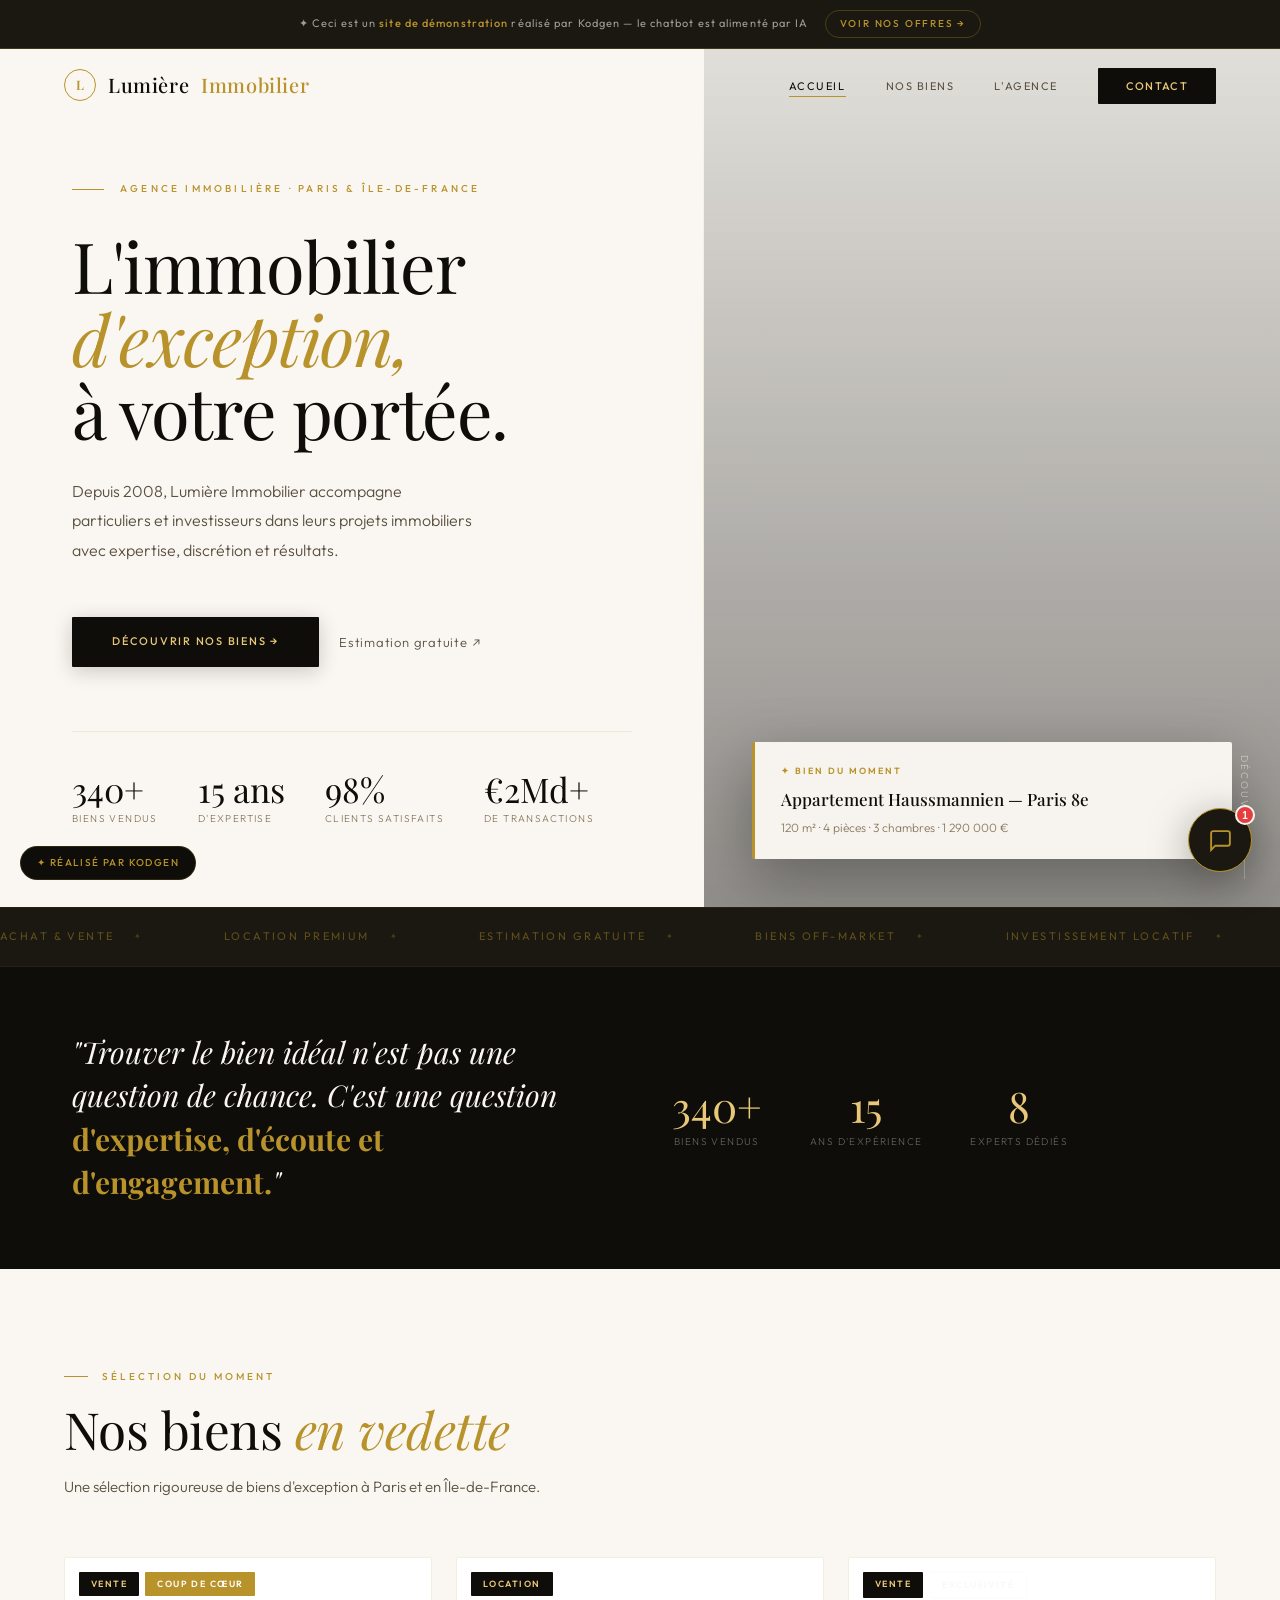
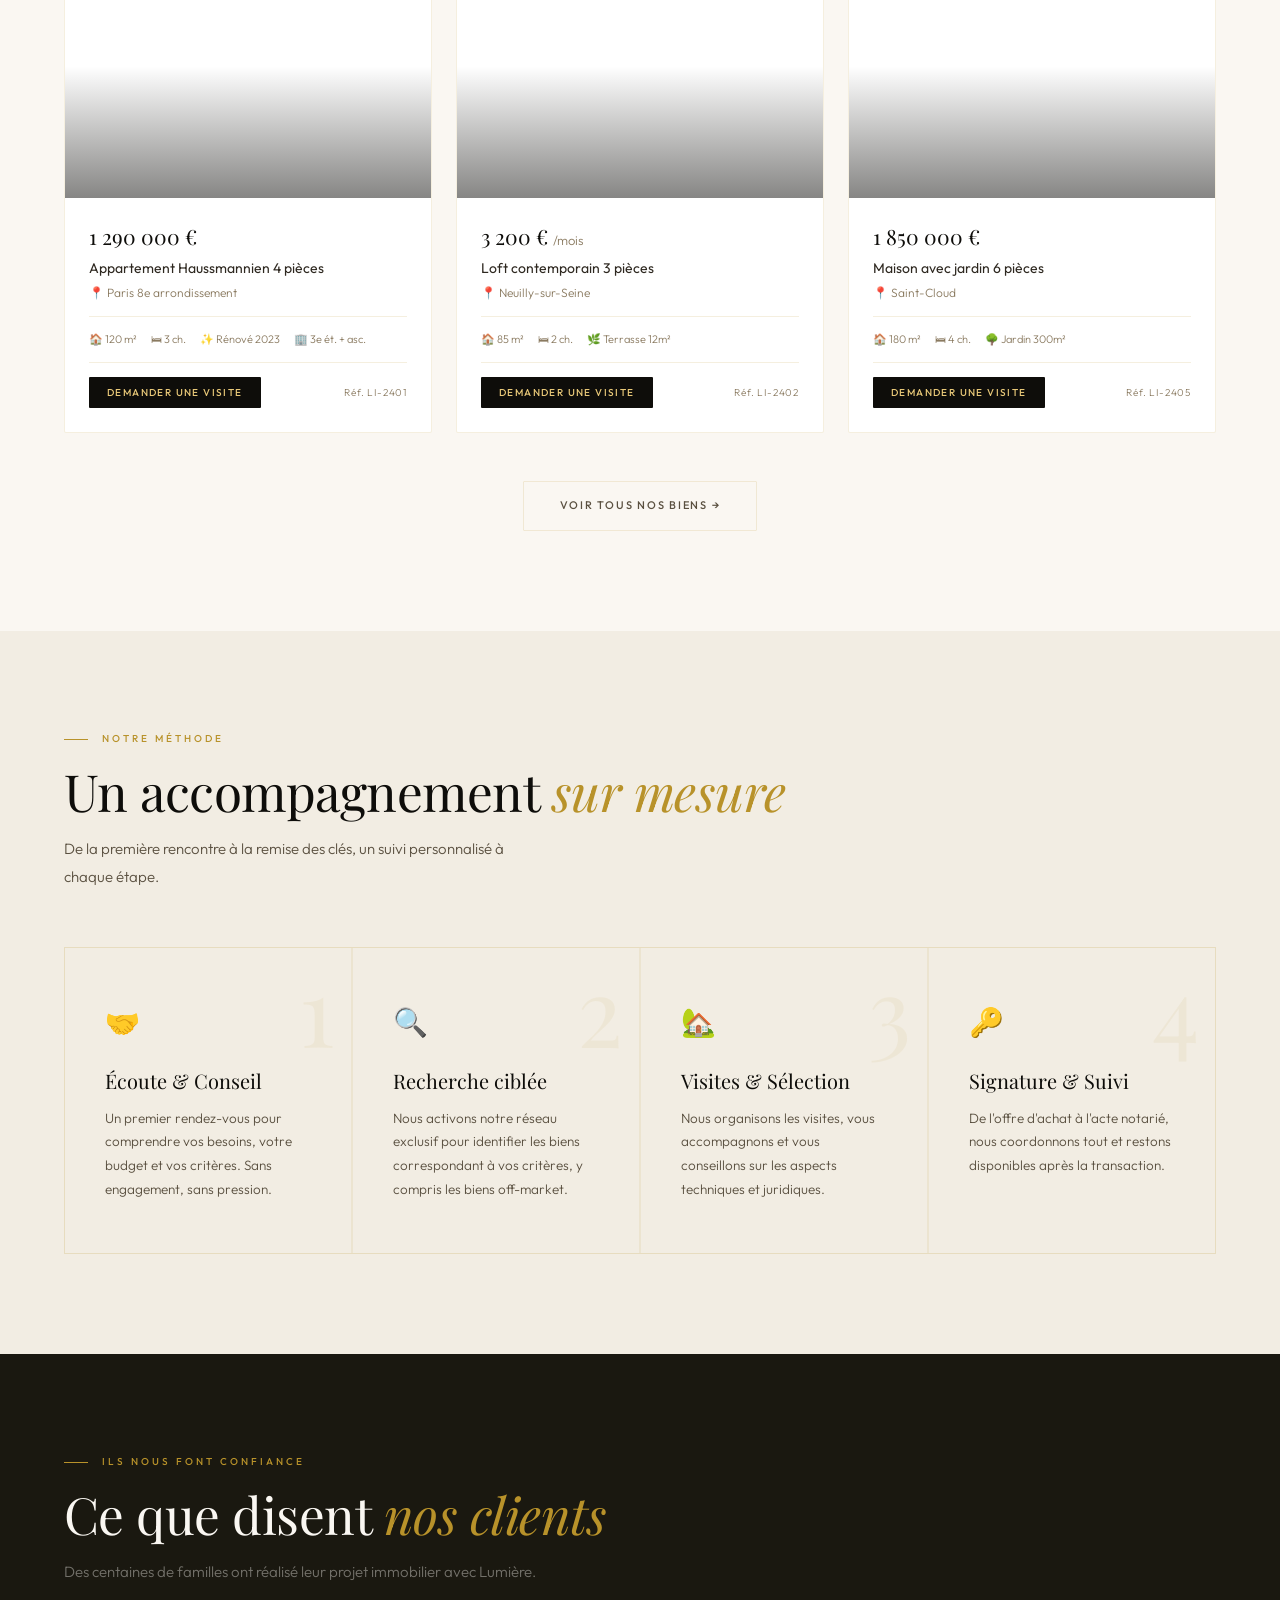
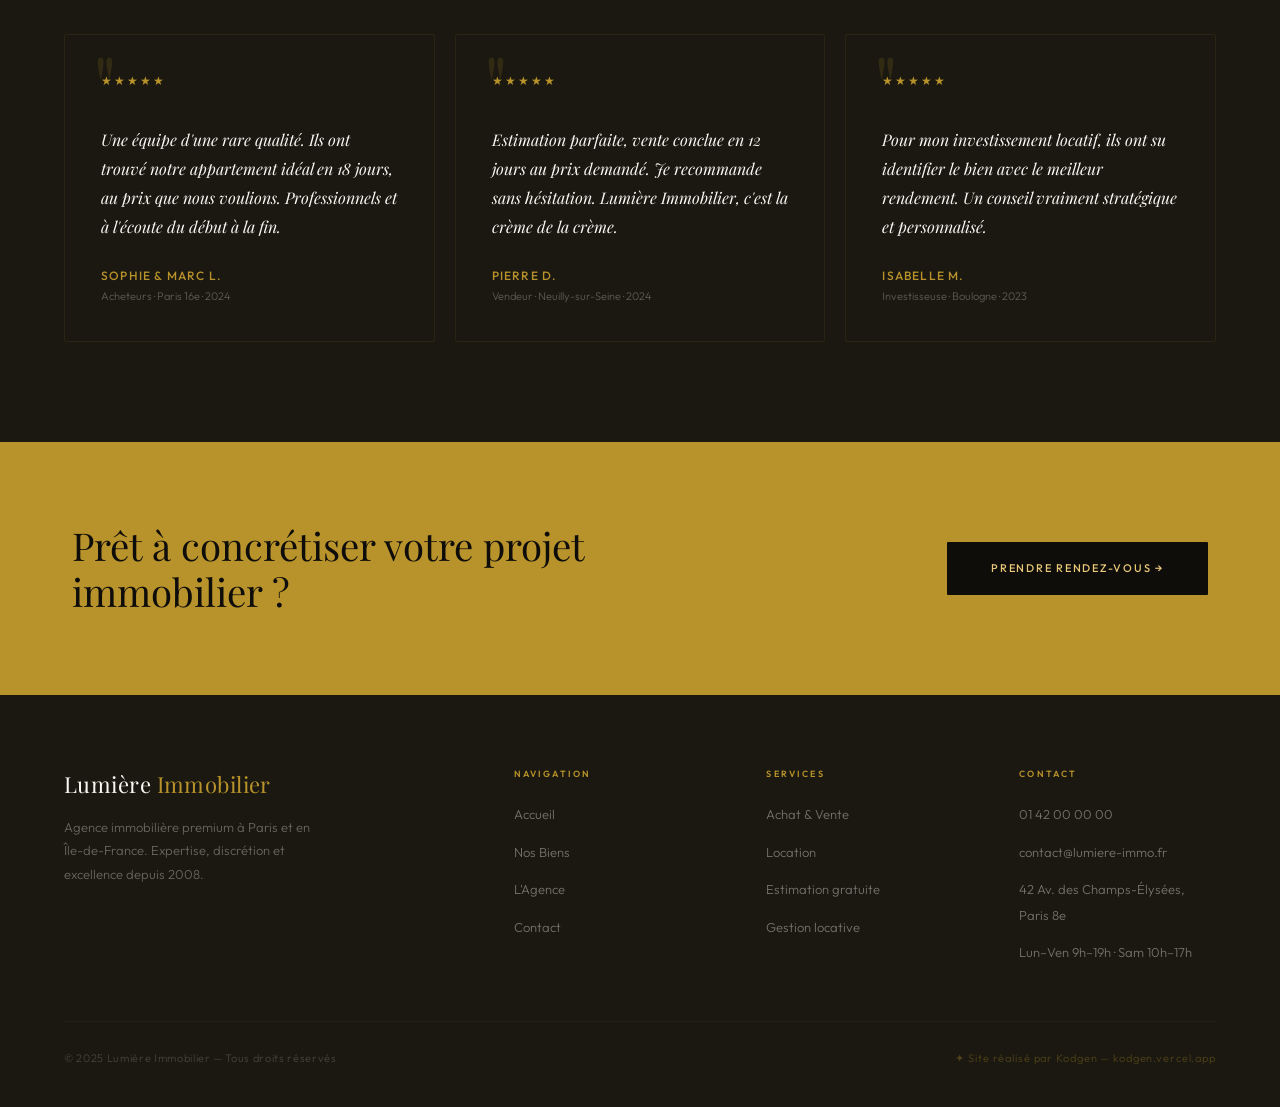
<file: index.html>
<!DOCTYPE html>
<html lang="fr">
<head>
<meta charset="UTF-8">
<meta name="viewport" content="width=device-width, initial-scale=1.0">
<title>Lumière Immobilier — Agence Premium Paris & IDF</title>
<meta name="description" content="Agence immobilière premium à Paris et en Île-de-France. Achat, vente, location et estimation de biens d'exception depuis 2008.">
<link rel="icon" type="image/svg+xml" href="data:image/svg+xml,<svg xmlns='http://www.w3.org/2000/svg' viewBox='0 0 32 32'><rect width='32' height='32' rx='6' fill='%230e0d0a'/><text x='50%25' y='54%25' dominant-baseline='central' text-anchor='middle' font-family='Georgia,serif' font-weight='700' font-size='20' fill='%23b8922a'>L</text></svg>">
<link rel="stylesheet" href="style.css">
<style>
/* ── HERO ── */
.hero{min-height:100vh;display:grid;grid-template-columns:55% 45%;position:relative;}
.hero-left{display:flex;flex-direction:column;justify-content:center;padding:140px 72px 80px 72px;position:relative;z-index:2;background:var(--cream);}
.hero-left::after{content:'';position:absolute;top:0;right:0;bottom:0;width:1px;background:linear-gradient(to bottom,transparent,var(--border),transparent);}

.hero-kicker{font-size:10px;font-weight:500;letter-spacing:0.32em;text-transform:uppercase;color:var(--gold);margin-bottom:32px;display:flex;align-items:center;gap:16px;opacity:0;animation:fadeUp 0.8s 0.2s ease forwards;}
.hero-kicker::before{content:'';width:32px;height:1px;background:var(--gold);flex-shrink:0;}

h1{font-family:'Playfair Display',serif;font-size:clamp(48px,5.5vw,80px);font-weight:400;line-height:1.04;letter-spacing:-0.02em;color:var(--dark);margin-bottom:28px;opacity:0;animation:fadeUp 0.9s 0.35s ease forwards;}
h1 em{font-style:italic;color:var(--gold);}

.hero-sub{font-size:16px;color:var(--text2);line-height:1.85;max-width:400px;margin-bottom:52px;font-weight:300;opacity:0;animation:fadeUp 0.9s 0.5s ease forwards;}
.hero-actions{display:flex;align-items:center;gap:20px;flex-wrap:wrap;opacity:0;animation:fadeUp 0.9s 0.65s ease forwards;}

.hero-stats{display:flex;gap:40px;flex-wrap:wrap;margin-top:64px;padding-top:40px;border-top:1px solid var(--border);opacity:0;animation:fadeUp 0.9s 0.8s ease forwards;}
.hstat-num{font-family:'Playfair Display',serif;font-size:34px;font-weight:400;color:var(--dark);line-height:1;}
.hstat-label{font-size:10px;letter-spacing:0.14em;text-transform:uppercase;color:var(--text3);margin-top:5px;}

@keyframes fadeUp{from{opacity:0;transform:translateY(24px);}to{opacity:1;transform:translateY(0);}}

.hero-right{position:relative;overflow:hidden;}
.hero-img{position:absolute;inset:0;background:url('https://images.unsplash.com/photo-1600596542815-ffad4c1539a9?w=1400&q=85') center/cover no-repeat;animation:heroZoom 8s ease-out both;}
@keyframes heroZoom{from{transform:scale(1.06);}to{transform:scale(1);}}
.hero-overlay{position:absolute;inset:0;background:linear-gradient(to bottom,rgba(14,13,10,0.1) 0%,rgba(14,13,10,0.45) 100%);}
.hero-card{position:absolute;bottom:48px;left:48px;right:48px;background:rgba(250,247,242,0.97);backdrop-filter:blur(12px);border-left:3px solid var(--gold);padding:22px 26px;border-radius:2px;box-shadow:0 20px 60px rgba(14,13,10,0.35);opacity:0;animation:fadeUp 1s 1s ease forwards;}
.hero-card-label{font-size:9px;font-weight:600;letter-spacing:0.22em;text-transform:uppercase;color:var(--gold);margin-bottom:7px;}
.hero-card-title{font-family:'Playfair Display',serif;font-size:17px;font-weight:500;color:var(--dark);margin-bottom:5px;}
.hero-card-sub{font-size:12px;color:var(--text3);}
.hero-scroll-hint{position:absolute;bottom:28px;right:28px;writing-mode:vertical-rl;font-size:10px;letter-spacing:0.2em;text-transform:uppercase;color:rgba(250,247,242,0.5);display:flex;align-items:center;gap:10px;}
.hero-scroll-hint::after{content:'';width:1px;height:40px;background:rgba(250,247,242,0.3);}

/* ── MARQUEE ── */
.marquee-section{background:var(--dark2);padding:20px 0;overflow:hidden;border-top:1px solid rgba(184,146,42,0.08);border-bottom:1px solid rgba(184,146,42,0.08);}
.marquee-track{display:flex;gap:80px;animation:marquee 28s linear infinite;width:max-content;}
.marquee-item{font-size:11px;font-weight:400;letter-spacing:0.22em;text-transform:uppercase;color:rgba(184,146,42,0.45);white-space:nowrap;display:flex;align-items:center;gap:20px;}
.marquee-item::after{content:'✦';color:var(--gold);opacity:0.3;font-size:8px;}
@keyframes marquee{0%{transform:translateX(0);}100%{transform:translateX(-50%)}}

/* ── ABOUT STRIP ── */
.about-strip{background:var(--dark);padding:64px 72px;display:flex;align-items:center;gap:80px;flex-wrap:wrap;}
.about-strip-quote{font-family:'Playfair Display',serif;font-size:clamp(20px,2.5vw,30px);font-weight:300;font-style:italic;color:var(--cream);line-height:1.45;max-width:520px;flex:1;}
.about-strip-quote strong{font-style:normal;color:var(--gold);}
.about-strip-stats{display:flex;gap:48px;flex-wrap:wrap;}
.astat{text-align:center;}
.astat-num{font-family:'Playfair Display',serif;font-size:42px;font-weight:400;color:var(--gold3);line-height:1;}
.astat-label{font-size:10px;letter-spacing:0.14em;text-transform:uppercase;color:rgba(250,247,242,0.35);margin-top:7px;}

/* ── FEATURED BIENS ── */
.biens-grid{display:grid;grid-template-columns:repeat(3,1fr);gap:24px;}
.bien-card{background:var(--white);border-radius:2px;overflow:hidden;cursor:pointer;border:1px solid var(--border);transition:transform 0.4s cubic-bezier(0.4,0,0.2,1),box-shadow 0.4s,border-color 0.3s;}
.bien-card:hover{transform:translateY(-6px);box-shadow:var(--shadow);border-color:transparent;}
.bien-img{height:240px;position:relative;overflow:hidden;}
.bien-img-bg{width:100%;height:100%;background-size:cover;background-position:center;transition:transform 0.6s cubic-bezier(0.4,0,0.2,1);}
.bien-card:hover .bien-img-bg{transform:scale(1.06);}
.bien-img-overlay{position:absolute;inset:0;background:linear-gradient(to top,rgba(14,13,10,0.5) 0%,transparent 55%);}
.bien-badges{position:absolute;top:14px;left:14px;display:flex;gap:6px;}
.tag{display:inline-block;font-size:9px;font-weight:600;letter-spacing:0.16em;text-transform:uppercase;padding:5px 12px;border-radius:1px;}
.tag-dark{background:var(--dark);color:var(--gold3);}
.tag-gold{background:var(--gold);color:var(--white);}
.tag-outline{border:1px solid rgba(250,247,242,0.4);color:rgba(250,247,242,0.9);background:none;}
.bien-body{padding:22px 24px 24px;}
.bien-price{font-family:'Playfair Display',serif;font-size:21px;font-weight:400;color:var(--dark);margin-bottom:4px;}
.bien-title{font-size:14px;font-weight:400;color:var(--text);margin-bottom:3px;}
.bien-loc{font-size:12px;color:var(--text3);margin-bottom:14px;display:flex;align-items:center;gap:4px;}
.bien-specs{display:flex;gap:14px;flex-wrap:wrap;padding-top:14px;border-top:1px solid var(--border);}
.spec{font-size:11px;color:var(--text3);display:flex;align-items:center;gap:4px;}
.bien-cta-row{display:flex;justify-content:space-between;align-items:center;margin-top:14px;padding-top:14px;border-top:1px solid var(--border);}
.bien-cta-btn{background:var(--dark);color:var(--gold3);font-family:'Outfit',sans-serif;font-size:10px;font-weight:500;letter-spacing:0.14em;text-transform:uppercase;padding:9px 18px;border-radius:1px;border:none;cursor:pointer;transition:background 0.2s;}
.bien-cta-btn:hover{background:var(--dark2);}
.bien-ref{font-size:10px;color:var(--text3);letter-spacing:0.08em;}

/* ── PROCESS ── */
.process-section{background:var(--cream2);}
.process-grid{display:grid;grid-template-columns:repeat(4,1fr);gap:2px;background:rgba(184,146,42,0.1);border:1px solid rgba(184,146,42,0.1);}
.process-item{background:var(--cream2);padding:52px 40px;position:relative;overflow:hidden;transition:background 0.3s;}
.process-item:hover{background:var(--cream3);}
.process-num-bg{font-family:'Playfair Display',serif;font-size:96px;font-weight:400;color:var(--gold);opacity:0.07;position:absolute;top:12px;right:16px;line-height:1;}
.process-icon{font-size:28px;margin-bottom:20px;}
.process-title{font-family:'Playfair Display',serif;font-size:20px;font-weight:400;color:var(--dark);margin-bottom:10px;}
.process-desc{font-size:13.5px;color:var(--text2);line-height:1.75;}

/* ── TEMOIGNAGES ── */
.temo-section{background:var(--dark2);}
.temo-section .section-title{color:var(--cream);}
.temo-section .section-sub{color:rgba(250,247,242,0.4);}
.temo-grid{display:grid;grid-template-columns:repeat(3,1fr);gap:20px;}
.temo-card{border:1px solid rgba(184,146,42,0.1);border-radius:2px;padding:36px;position:relative;transition:border-color 0.3s;}
.temo-card:hover{border-color:rgba(184,146,42,0.3);}
.temo-quote-mark{font-family:'Playfair Display',serif;font-size:80px;font-weight:400;color:var(--gold);opacity:0.15;position:absolute;top:8px;left:28px;line-height:1;}
.temo-stars{color:var(--gold);font-size:12px;margin-bottom:16px;letter-spacing:2px;}
.temo-text{font-family:'Playfair Display',serif;font-size:16px;font-style:italic;font-weight:300;color:var(--cream);line-height:1.8;margin-bottom:24px;padding-top:20px;}
.temo-author{font-size:12px;font-weight:500;letter-spacing:0.1em;text-transform:uppercase;color:var(--gold);}
.temo-role{font-size:11px;color:rgba(250,247,242,0.3);margin-top:3px;}

/* ── CTA BAND ── */
.cta-band{background:var(--gold);padding:80px 72px;display:flex;align-items:center;justify-content:space-between;gap:40px;flex-wrap:wrap;}
.cta-band-title{font-family:'Playfair Display',serif;font-size:clamp(26px,3vw,42px);font-weight:400;color:var(--dark);max-width:520px;line-height:1.2;}
.cta-band-btn{background:var(--dark);color:var(--gold3);font-family:'Outfit',sans-serif;font-size:11px;font-weight:500;letter-spacing:0.16em;text-transform:uppercase;padding:18px 44px;border-radius:1px;text-decoration:none;transition:all 0.25s;white-space:nowrap;display:inline-block;}
.cta-band-btn:hover{background:var(--dark2);transform:translateY(-2px);box-shadow:0 8px 32px rgba(14,13,10,0.2);}

/* ── MODAL ── */
#modal{display:none;position:fixed;inset:0;z-index:600;background:rgba(14,13,10,0.75);backdrop-filter:blur(8px);align-items:center;justify-content:center;padding:24px;}
#modal.open{display:flex;}
.modal-box{background:var(--cream);border-radius:4px;padding:52px;max-width:500px;width:100%;position:relative;box-shadow:0 48px 100px rgba(14,13,10,0.35);animation:fadeUp 0.3s ease;}
.modal-close{position:absolute;top:20px;right:20px;background:none;border:none;font-size:22px;cursor:pointer;color:var(--text3);transition:color 0.2s;}
.modal-close:hover{color:var(--dark);}
.modal-eyebrow{font-size:9px;font-weight:600;letter-spacing:0.22em;text-transform:uppercase;color:var(--gold);margin-bottom:12px;}
.modal-title{font-family:'Playfair Display',serif;font-size:26px;font-weight:400;color:var(--dark);margin-bottom:28px;}
.mform{display:flex;flex-direction:column;gap:14px;}
.mfg{display:flex;flex-direction:column;gap:6px;}
.mfg label{font-size:10px;font-weight:600;letter-spacing:0.15em;text-transform:uppercase;color:var(--warm);}
.mfg input,.mfg select{background:var(--cream2);border:1px solid var(--border);border-radius:1px;padding:12px 16px;font-family:'Outfit',sans-serif;font-size:14px;color:var(--text);outline:none;transition:border-color 0.2s;}
.mfg input:focus,.mfg select:focus{border-color:var(--gold);}
.modal-submit{background:var(--dark);color:var(--gold3);border:none;padding:14px 32px;font-family:'Outfit',sans-serif;font-size:11px;font-weight:500;letter-spacing:0.16em;text-transform:uppercase;cursor:pointer;border-radius:1px;transition:background 0.2s;margin-top:4px;align-self:flex-start;}
.modal-submit:hover{background:var(--dark2);}

/* ── RESPONSIVE ── */
@media(max-width:900px){
  .hero{grid-template-columns:1fr;}
  .hero-right{height:50vh;}
  .hero-left{padding:110px 28px 60px;}
  .about-strip{padding:48px 28px;gap:40px;}
  .biens-grid{grid-template-columns:1fr;}
  .process-grid{grid-template-columns:1fr 1fr;}
  .temo-grid{grid-template-columns:1fr;}
  .cta-band{padding:60px 28px;}
}
@media(max-width:600px){
  .process-grid{grid-template-columns:1fr;}
  .about-strip-stats{gap:28px;}
}
</style>
</head>
<body>
<div id="nav-placeholder"></div>

<!-- HERO -->
<header class="hero">
  <div class="hero-left">
    <div class="hero-kicker">Agence immobilière · Paris & Île-de-France</div>
    <h1>L'immobilier<br><em>d'exception,</em><br>à votre portée.</h1>
    <p class="hero-sub">Depuis 2008, Lumière Immobilier accompagne particuliers et investisseurs dans leurs projets immobiliers avec expertise, discrétion et résultats.</p>
    <div class="hero-actions">
      <a href="biens.html" class="btn btn-dark">Découvrir nos biens →</a>
      <a href="contact.html" class="btn-ghost">Estimation gratuite ↗</a>
    </div>
    <div class="hero-stats">
      <div><div class="hstat-num">340+</div><div class="hstat-label">Biens vendus</div></div>
      <div><div class="hstat-num">15 ans</div><div class="hstat-label">D'expertise</div></div>
      <div><div class="hstat-num">98%</div><div class="hstat-label">Clients satisfaits</div></div>
      <div><div class="hstat-num">€2Md+</div><div class="hstat-label">De transactions</div></div>
    </div>
  </div>
  <div class="hero-right">
    <div class="hero-img"></div>
    <div class="hero-overlay"></div>
    <div class="hero-card">
      <div class="hero-card-label">✦ Bien du moment</div>
      <div class="hero-card-title">Appartement Haussmannien — Paris 8e</div>
      <div class="hero-card-sub">120 m² · 4 pièces · 3 chambres · 1 290 000 €</div>
    </div>
    <div class="hero-scroll-hint">Découvrir</div>
  </div>
</header>

<!-- MARQUEE -->
<div class="marquee-section">
  <div class="marquee-track">
    <div class="marquee-item">Achat & Vente</div>
    <div class="marquee-item">Location Premium</div>
    <div class="marquee-item">Estimation Gratuite</div>
    <div class="marquee-item">Biens Off-Market</div>
    <div class="marquee-item">Investissement Locatif</div>
    <div class="marquee-item">Paris & Île-de-France</div>
    <div class="marquee-item">Gestion Locative</div>
    <div class="marquee-item">Expertise Haussmannien</div>
    <div class="marquee-item">Achat & Vente</div>
    <div class="marquee-item">Location Premium</div>
    <div class="marquee-item">Estimation Gratuite</div>
    <div class="marquee-item">Biens Off-Market</div>
    <div class="marquee-item">Investissement Locatif</div>
    <div class="marquee-item">Paris & Île-de-France</div>
    <div class="marquee-item">Gestion Locative</div>
    <div class="marquee-item">Expertise Haussmannien</div>
  </div>
</div>

<!-- ABOUT STRIP -->
<div class="about-strip fade">
  <div class="about-strip-quote">"Trouver le bien idéal n'est pas une question de chance. C'est une question <strong>d'expertise, d'écoute et d'engagement.</strong>"</div>
  <div class="about-strip-stats">
    <div class="astat"><div class="astat-num">340+</div><div class="astat-label">Biens vendus</div></div>
    <div class="astat"><div class="astat-num">15</div><div class="astat-label">Ans d'expérience</div></div>
    <div class="astat"><div class="astat-num">8</div><div class="astat-label">Experts dédiés</div></div>
  </div>
</div>

<!-- BIENS EN VEDETTE -->
<section class="section">
  <div class="eyebrow fade">Sélection du moment</div>
  <h2 class="section-title fade">Nos biens <em>en vedette</em></h2>
  <p class="section-sub fade">Une sélection rigoureuse de biens d'exception à Paris et en Île-de-France.</p>
  <div class="biens-grid">
    <div class="bien-card fade fade-d1">
      <div class="bien-img">
        <div class="bien-img-bg" style="background-image:url('https://images.unsplash.com/photo-1600596542815-ffad4c1539a9?w=800&q=80')"></div>
        <div class="bien-img-overlay"></div>
        <div class="bien-badges"><span class="tag tag-dark">Vente</span><span class="tag tag-gold">Coup de cœur</span></div>
      </div>
      <div class="bien-body">
        <div class="bien-price">1 290 000 €</div>
        <div class="bien-title">Appartement Haussmannien 4 pièces</div>
        <div class="bien-loc">📍 Paris 8e arrondissement</div>
        <div class="bien-specs">
          <span class="spec">🏠 120 m²</span>
          <span class="spec">🛏 3 ch.</span>
          <span class="spec">✨ Rénové 2023</span>
          <span class="spec">🏢 3e ét. + asc.</span>
        </div>
        <div class="bien-cta-row">
          <button class="bien-cta-btn" onclick="openModal('Appartement Haussmannien — Paris 8e')">Demander une visite</button>
          <span class="bien-ref">Réf. LI-2401</span>
        </div>
      </div>
    </div>
    <div class="bien-card fade fade-d2">
      <div class="bien-img">
        <div class="bien-img-bg" style="background-image:url('https://images.unsplash.com/photo-1560448204-e02f11c3d0e2?w=800&q=80')"></div>
        <div class="bien-img-overlay"></div>
        <div class="bien-badges"><span class="tag tag-dark">Location</span></div>
      </div>
      <div class="bien-body">
        <div class="bien-price">3 200 € <span style="font-family:'Outfit';font-size:13px;font-weight:300;color:var(--text3)">/mois</span></div>
        <div class="bien-title">Loft contemporain 3 pièces</div>
        <div class="bien-loc">📍 Neuilly-sur-Seine</div>
        <div class="bien-specs">
          <span class="spec">🏠 85 m²</span>
          <span class="spec">🛏 2 ch.</span>
          <span class="spec">🌿 Terrasse 12m²</span>
        </div>
        <div class="bien-cta-row">
          <button class="bien-cta-btn" onclick="openModal('Loft contemporain — Neuilly-sur-Seine')">Demander une visite</button>
          <span class="bien-ref">Réf. LI-2402</span>
        </div>
      </div>
    </div>
    <div class="bien-card fade fade-d3">
      <div class="bien-img">
        <div class="bien-img-bg" style="background-image:url('https://images.unsplash.com/photo-1564013799919-ab600027ffc6?w=800&q=80')"></div>
        <div class="bien-img-overlay"></div>
        <div class="bien-badges"><span class="tag tag-dark">Vente</span><span class="tag tag-outline">Exclusivité</span></div>
      </div>
      <div class="bien-body">
        <div class="bien-price">1 850 000 €</div>
        <div class="bien-title">Maison avec jardin 6 pièces</div>
        <div class="bien-loc">📍 Saint-Cloud</div>
        <div class="bien-specs">
          <span class="spec">🏠 180 m²</span>
          <span class="spec">🛏 4 ch.</span>
          <span class="spec">🌳 Jardin 300m²</span>
        </div>
        <div class="bien-cta-row">
          <button class="bien-cta-btn" onclick="openModal('Maison avec jardin — Saint-Cloud')">Demander une visite</button>
          <span class="bien-ref">Réf. LI-2405</span>
        </div>
      </div>
    </div>
  </div>
  <div style="text-align:center;margin-top:48px;" class="fade">
    <a href="biens.html" class="btn btn-outline">Voir tous nos biens →</a>
  </div>
</section>

<!-- PROCESS -->
<section class="section process-section">
  <div class="eyebrow fade">Notre méthode</div>
  <h2 class="section-title fade">Un accompagnement <em>sur mesure</em></h2>
  <p class="section-sub fade">De la première rencontre à la remise des clés, un suivi personnalisé à chaque étape.</p>
  <div class="process-grid">
    <div class="process-item fade fade-d1">
      <div class="process-num-bg">1</div>
      <div class="process-icon">🤝</div>
      <div class="process-title">Écoute & Conseil</div>
      <div class="process-desc">Un premier rendez-vous pour comprendre vos besoins, votre budget et vos critères. Sans engagement, sans pression.</div>
    </div>
    <div class="process-item fade fade-d2">
      <div class="process-num-bg">2</div>
      <div class="process-icon">🔍</div>
      <div class="process-title">Recherche ciblée</div>
      <div class="process-desc">Nous activons notre réseau exclusif pour identifier les biens correspondant à vos critères, y compris les biens off-market.</div>
    </div>
    <div class="process-item fade fade-d3">
      <div class="process-num-bg">3</div>
      <div class="process-icon">🏡</div>
      <div class="process-title">Visites & Sélection</div>
      <div class="process-desc">Nous organisons les visites, vous accompagnons et vous conseillons sur les aspects techniques et juridiques.</div>
    </div>
    <div class="process-item fade fade-d4">
      <div class="process-num-bg">4</div>
      <div class="process-icon">🔑</div>
      <div class="process-title">Signature & Suivi</div>
      <div class="process-desc">De l'offre d'achat à l'acte notarié, nous coordonnons tout et restons disponibles après la transaction.</div>
    </div>
  </div>
</section>

<!-- TEMOIGNAGES -->
<section class="section temo-section">
  <div class="eyebrow fade" style="color:var(--gold)">Ils nous font confiance</div>
  <h2 class="section-title fade">Ce que disent <em>nos clients</em></h2>
  <p class="section-sub fade" style="color:rgba(250,247,242,0.4);margin-bottom:48px;">Des centaines de familles ont réalisé leur projet immobilier avec Lumière.</p>
  <div class="temo-grid">
    <div class="temo-card fade fade-d1">
      <div class="temo-quote-mark">"</div>
      <div class="temo-stars">★★★★★</div>
      <div class="temo-text">Une équipe d'une rare qualité. Ils ont trouvé notre appartement idéal en 18 jours, au prix que nous voulions. Professionnels et à l'écoute du début à la fin.</div>
      <div class="temo-author">Sophie & Marc L.</div>
      <div class="temo-role">Acheteurs · Paris 16e · 2024</div>
    </div>
    <div class="temo-card fade fade-d2">
      <div class="temo-quote-mark">"</div>
      <div class="temo-stars">★★★★★</div>
      <div class="temo-text">Estimation parfaite, vente conclue en 12 jours au prix demandé. Je recommande sans hésitation. Lumière Immobilier, c'est la crème de la crème.</div>
      <div class="temo-author">Pierre D.</div>
      <div class="temo-role">Vendeur · Neuilly-sur-Seine · 2024</div>
    </div>
    <div class="temo-card fade fade-d3">
      <div class="temo-quote-mark">"</div>
      <div class="temo-stars">★★★★★</div>
      <div class="temo-text">Pour mon investissement locatif, ils ont su identifier le bien avec le meilleur rendement. Un conseil vraiment stratégique et personnalisé.</div>
      <div class="temo-author">Isabelle M.</div>
      <div class="temo-role">Investisseuse · Boulogne · 2023</div>
    </div>
  </div>
</section>

<!-- CTA -->
<div class="cta-band fade">
  <div class="cta-band-title">Prêt à concrétiser votre projet immobilier ?</div>
  <a href="contact.html" class="cta-band-btn">Prendre rendez-vous →</a>
</div>

<!-- MODAL VISITE -->
<div id="modal">
  <div class="modal-box">
    <button class="modal-close" onclick="closeModal()">×</button>
    <div class="modal-eyebrow">Demande de visite</div>
    <div class="modal-title" id="modal-bien-name">Organisons une visite</div>
    <div class="mform">
      <div class="mfg"><label>Prénom & Nom</label><input type="text" placeholder="Jean Dupont"></div>
      <div class="mfg"><label>Téléphone</label><input type="tel" placeholder="06 00 00 00 00"></div>
      <div class="mfg"><label>Email</label><input type="email" placeholder="jean@exemple.fr"></div>
      <div class="mfg"><label>Disponibilités</label><input type="text" placeholder="Ex : Mardi ou jeudi matin"></div>
      <button class="modal-submit" onclick="closeModal()">Confirmer ma demande →</button>
    </div>
  </div>
</div>

<div id="footer-placeholder"></div>
<div id="chat-placeholder"></div>
<script src="shared.js"></script>
<script src="chat.js"></script>
<script>
  const modal = document.getElementById('modal');
  function openModal(name) { document.getElementById('modal-bien-name').textContent = name || 'Organisons une visite'; modal.classList.add('open'); }
  function closeModal() { modal.classList.remove('open'); }
  modal.addEventListener('click', e => { if(e.target===modal) closeModal(); });
  document.addEventListener('keydown', e => { if(e.key==='Escape') closeModal(); });
</script>
</body>
</html>
</file>
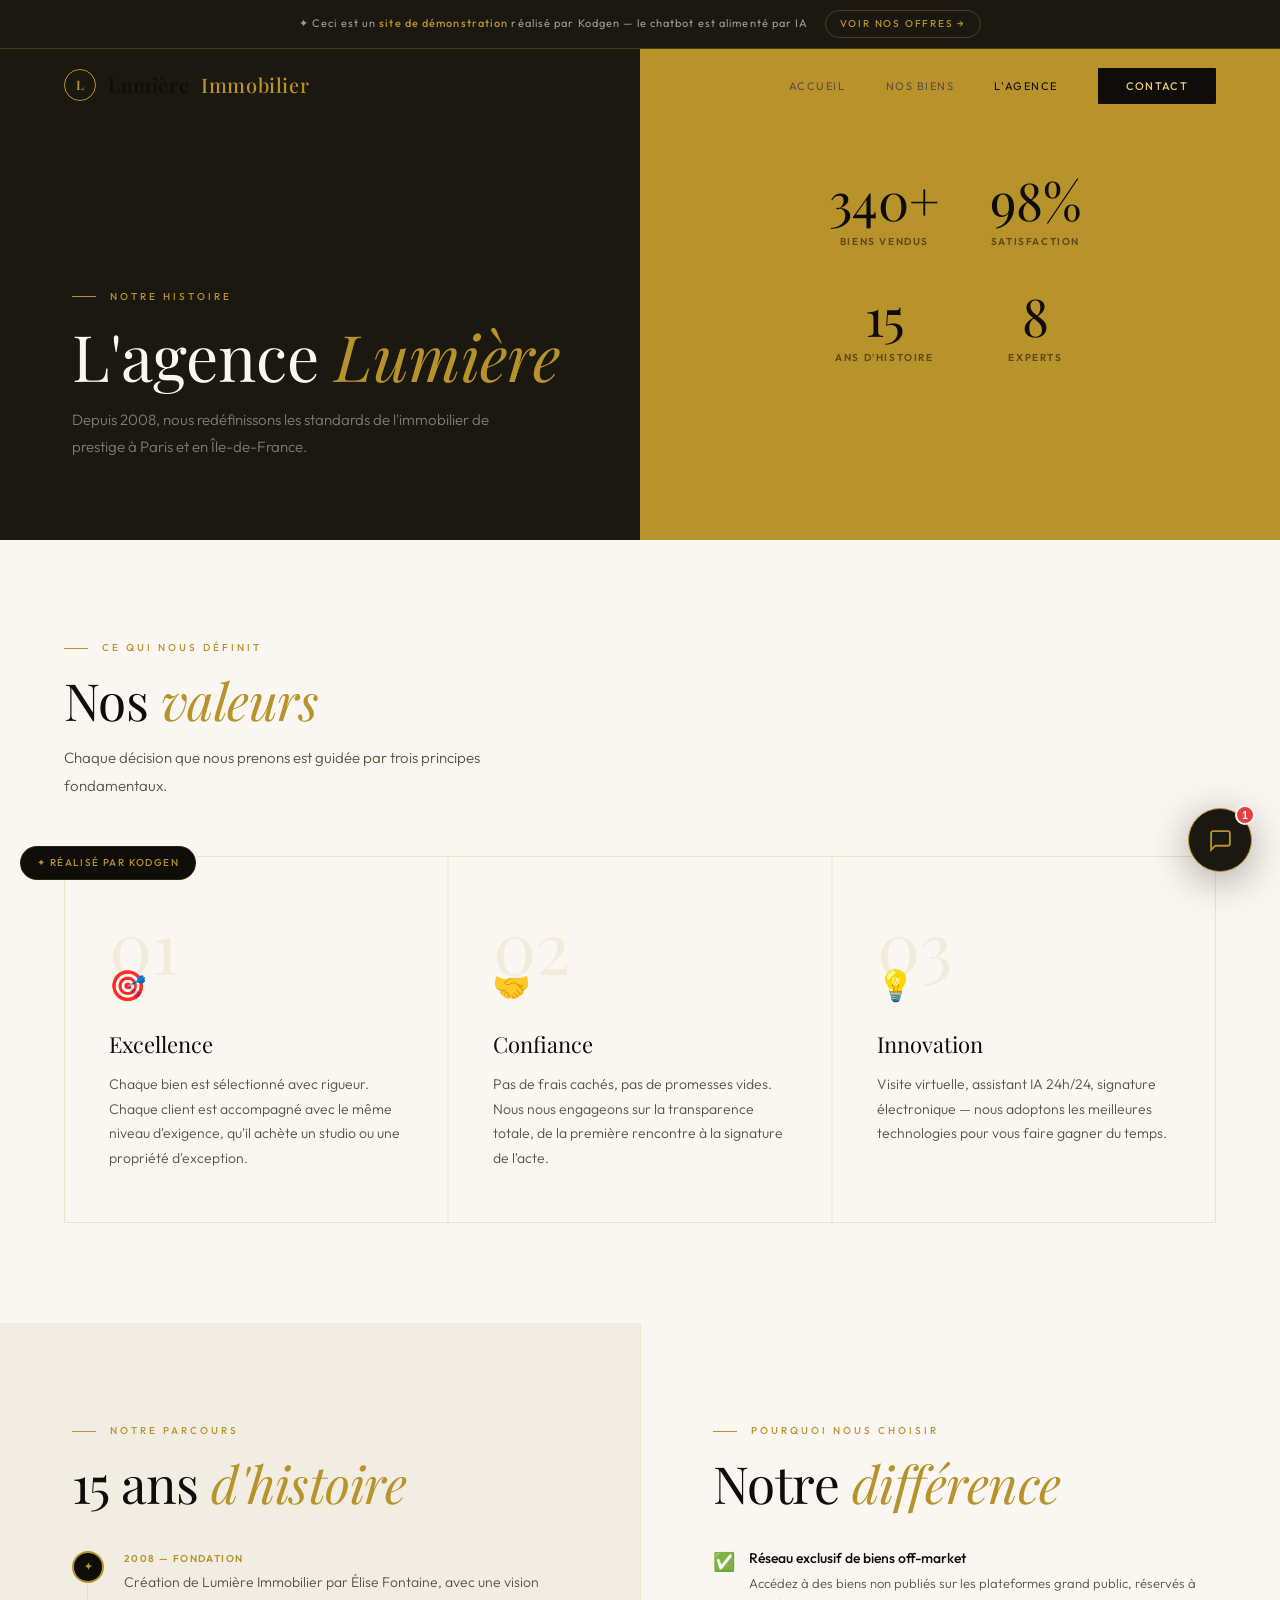
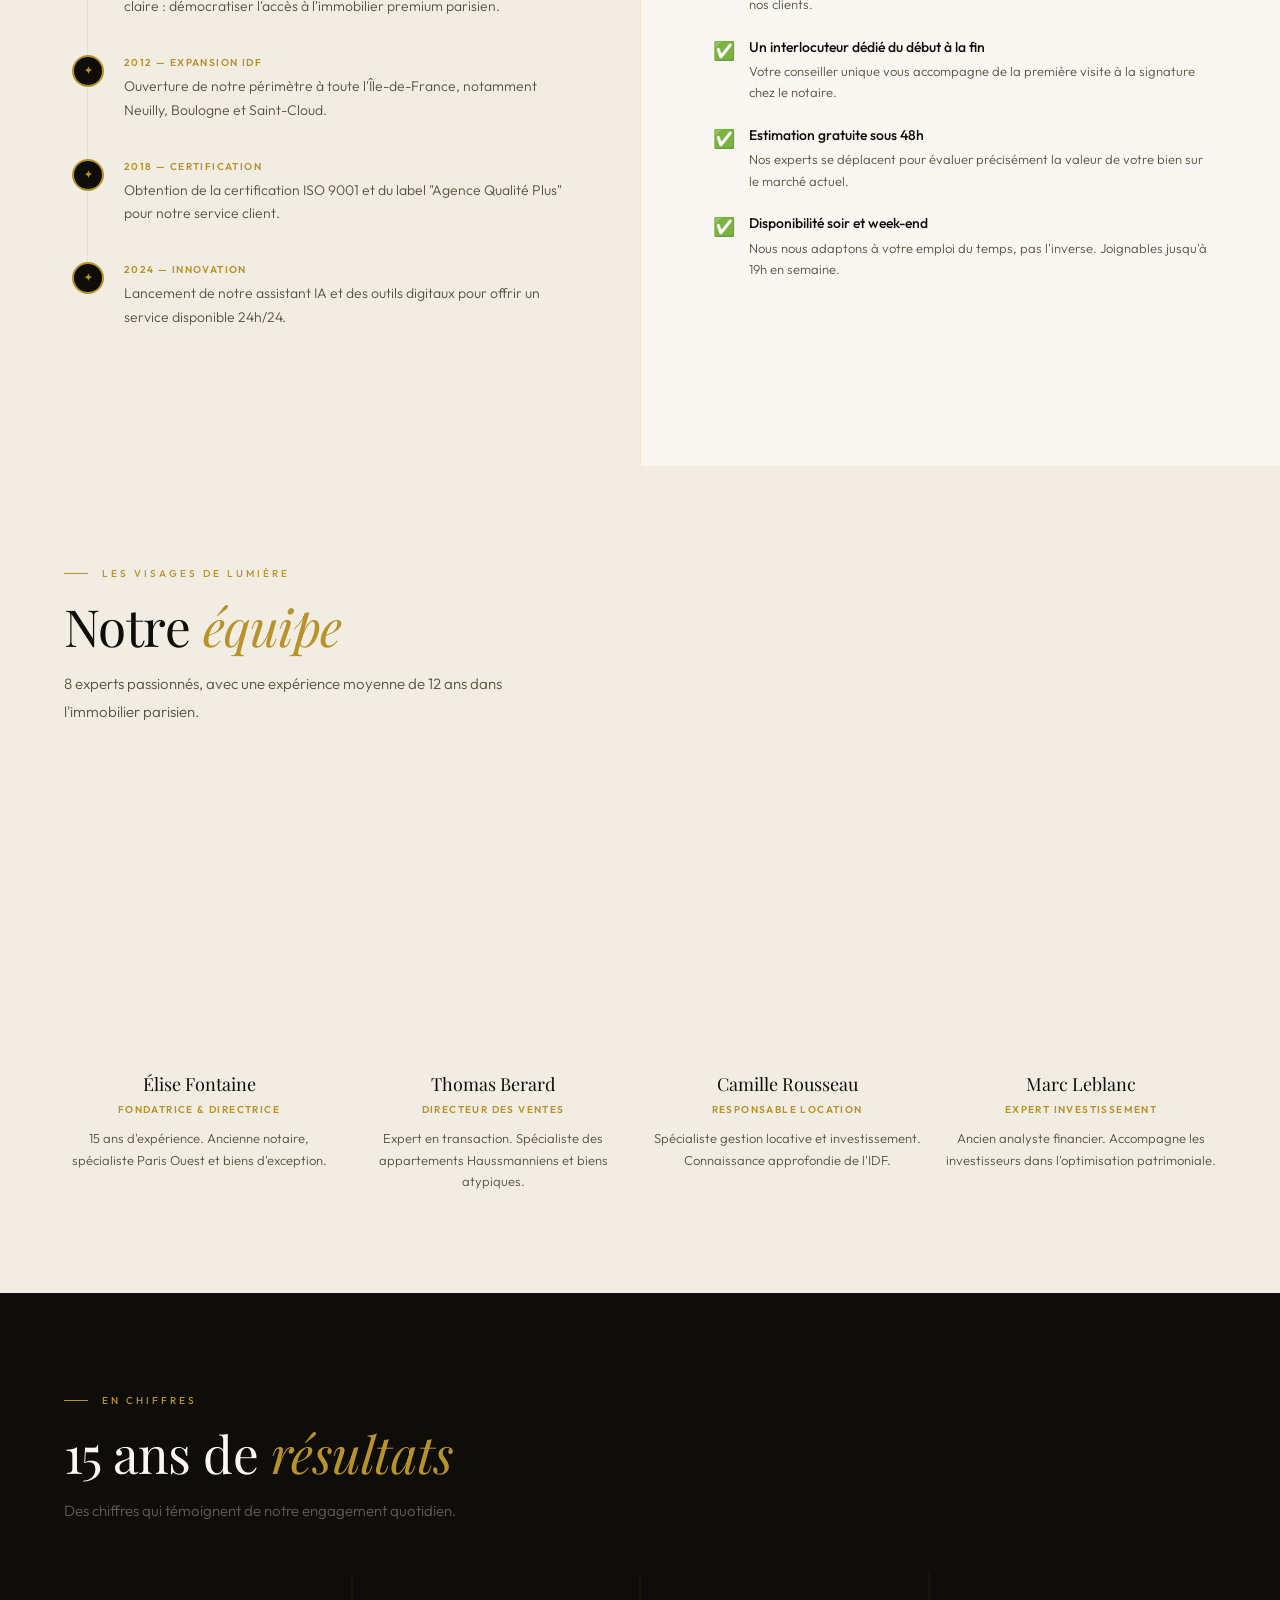
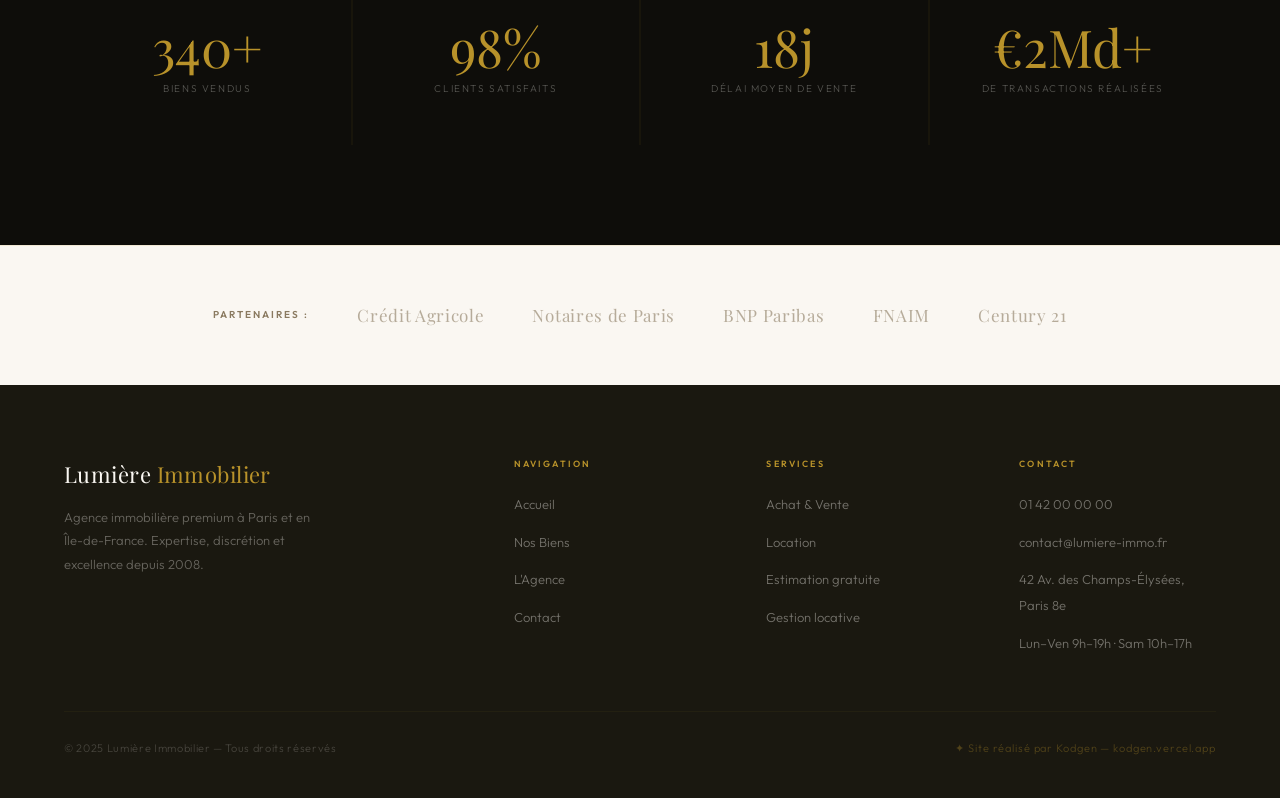
<file: agence.html>
<!DOCTYPE html>
<html lang="fr">
<head>
<meta charset="UTF-8"><meta name="viewport" content="width=device-width, initial-scale=1.0">
<title>L'Agence — Lumière Immobilier</title>
<link rel="icon" type="image/svg+xml" href="data:image/svg+xml,<svg xmlns='http://www.w3.org/2000/svg' viewBox='0 0 32 32'><rect width='32' height='32' rx='6' fill='%230e0d0a'/><text x='50%25' y='54%25' dominant-baseline='central' text-anchor='middle' font-family='Georgia,serif' font-weight='700' font-size='20' fill='%23b8922a'>L</text></svg>">
<link rel="stylesheet" href="style.css">
<style>
.page-hero{min-height:60vh;display:grid;grid-template-columns:1fr 1fr;position:relative;}
.page-hero-left{background:var(--dark2);padding:160px 72px 80px;display:flex;flex-direction:column;justify-content:flex-end;position:relative;overflow:hidden;}
.page-hero-left::before{content:'';position:absolute;inset:0;background:url('https://images.unsplash.com/photo-1486325212027-8081e485255e?w=1200&q=70') center/cover no-repeat;opacity:0.08;}
.page-hero-left-content{position:relative;z-index:1;}
.page-hero-left h1{font-family:'Playfair Display',serif;font-size:clamp(40px,5vw,68px);font-weight:400;color:var(--cream);line-height:1.08;margin-bottom:16px;}
.page-hero-left h1 em{color:var(--gold);font-style:italic;}
.page-hero-sub{font-size:15px;color:rgba(250,247,242,0.45);max-width:460px;line-height:1.8;}
.page-hero-right{background:var(--gold);padding:80px 60px;display:flex;align-items:center;justify-content:center;}
.hero-stat-grid{display:grid;grid-template-columns:1fr 1fr;gap:40px;}
.hero-stat{text-align:center;}
.hero-stat-num{font-family:'Playfair Display',serif;font-size:52px;font-weight:400;color:var(--dark);line-height:1;margin-bottom:8px;}
.hero-stat-label{font-size:10px;font-weight:600;letter-spacing:0.16em;text-transform:uppercase;color:rgba(14,13,10,0.55);}

/* VALEURS */
.valeurs-grid{display:grid;grid-template-columns:repeat(3,1fr);gap:2px;background:rgba(184,146,42,0.1);border:1px solid rgba(184,146,42,0.1);}
.valeur-item{background:var(--cream);padding:52px 44px;transition:background 0.3s;}
.valeur-item:hover{background:var(--cream2);}
.valeur-big-num{font-family:'Playfair Display',serif;font-size:72px;font-weight:400;color:var(--gold);opacity:0.1;line-height:1;margin-bottom:-20px;}
.valeur-icon{font-size:30px;margin-bottom:18px;}
.valeur-title{font-family:'Playfair Display',serif;font-size:22px;font-weight:400;color:var(--dark);margin-bottom:10px;}
.valeur-desc{font-size:14px;color:var(--text2);line-height:1.75;}

/* HISTOIRE */
.histoire-section{display:grid;grid-template-columns:1fr 1fr;}
.histoire-left{padding:100px 72px;background:var(--cream2);}
.histoire-right{padding:100px 72px;border-left:1px solid var(--border);}
.timeline{margin-top:40px;display:flex;flex-direction:column;gap:0;}
.tl-item{display:flex;gap:20px;padding-bottom:36px;position:relative;}
.tl-item::before{content:'';position:absolute;left:15px;top:28px;bottom:0;width:1px;background:var(--border);}
.tl-item:last-child::before{display:none;}
.tl-dot{width:32px;height:32px;border-radius:50%;background:var(--dark);border:2px solid var(--gold);display:flex;align-items:center;justify-content:center;flex-shrink:0;font-size:10px;color:var(--gold);font-weight:600;}
.tl-year{font-size:10px;font-weight:600;letter-spacing:0.14em;color:var(--gold);text-transform:uppercase;margin-bottom:4px;}
.tl-text{font-size:14px;color:var(--text2);line-height:1.7;}
.checks{display:flex;flex-direction:column;gap:20px;margin-top:36px;}
.check-item{display:flex;gap:14px;align-items:flex-start;}
.check-icon{font-size:18px;margin-top:1px;flex-shrink:0;}
.check-title{font-size:14px;font-weight:500;color:var(--dark);margin-bottom:3px;}
.check-desc{font-size:13px;color:var(--text2);line-height:1.65;}

/* EQUIPE */
.equipe-section{background:var(--cream2);}
.equipe-grid{display:grid;grid-template-columns:repeat(4,1fr);gap:24px;}
.membre-card{text-align:center;}
.membre-photo{aspect-ratio:1;border-radius:2px;overflow:hidden;margin-bottom:18px;}
.membre-photo-inner{width:100%;height:100%;background-size:cover;background-position:center top;transition:transform 0.5s;}
.membre-card:hover .membre-photo-inner{transform:scale(1.04);}
.membre-name{font-family:'Playfair Display',serif;font-size:18px;font-weight:400;color:var(--dark);margin-bottom:4px;}
.membre-role{font-size:10px;font-weight:600;letter-spacing:0.14em;text-transform:uppercase;color:var(--gold);margin-bottom:10px;}
.membre-bio{font-size:13px;color:var(--text2);line-height:1.65;}

/* CHIFFRES */
.chiffres-section{background:var(--dark);}
.chiffres-grid{display:grid;grid-template-columns:repeat(4,1fr);gap:2px;background:rgba(184,146,42,0.06);}
.chiffre-item{background:var(--dark);padding:48px 36px;text-align:center;}
.chiffre-num{font-family:'Playfair Display',serif;font-size:52px;font-weight:400;color:var(--gold);line-height:1;margin-bottom:8px;}
.chiffre-label{font-size:10px;letter-spacing:0.16em;text-transform:uppercase;color:rgba(250,247,242,0.3);}

/* PARTENAIRES */
.partenaires{display:flex;align-items:center;gap:48px;flex-wrap:wrap;justify-content:center;padding:56px 72px;border-top:1px solid var(--border);}
.part-label{font-size:10px;font-weight:600;letter-spacing:0.2em;text-transform:uppercase;color:var(--text3);}
.part-item{font-family:'Playfair Display',serif;font-size:17px;font-weight:400;color:var(--text3);letter-spacing:0.04em;opacity:0.6;transition:opacity 0.2s;}
.part-item:hover{opacity:1;}

@media(max-width:900px){
  .page-hero{grid-template-columns:1fr;}
  .page-hero-right{padding:48px 28px;}
  .hero-stat-grid{grid-template-columns:repeat(4,1fr);}
  .page-hero-left{padding:130px 28px 60px;}
  .valeurs-grid{grid-template-columns:1fr;}
  .histoire-section{grid-template-columns:1fr;}
  .histoire-left,.histoire-right{padding:60px 28px;}
  .histoire-right{border-left:none;border-top:1px solid var(--border);}
  .equipe-grid{grid-template-columns:1fr 1fr;}
  .chiffres-grid{grid-template-columns:1fr 1fr;}
  .partenaires{padding:40px 28px;gap:28px;}
}
@media(max-width:600px){
  .equipe-grid{grid-template-columns:1fr;}
  .hero-stat-grid{grid-template-columns:1fr 1fr;}
}
</style>
</head>
<body>
<div id="nav-placeholder"></div>

<div class="page-hero">
  <div class="page-hero-left">
    <div class="page-hero-left-content">
      <div class="eyebrow fade" style="color:var(--gold)">Notre histoire</div>
      <h1 class="fade">L'agence <em>Lumière</em></h1>
      <p class="page-hero-sub fade">Depuis 2008, nous redéfinissons les standards de l'immobilier de prestige à Paris et en Île-de-France.</p>
    </div>
  </div>
  <div class="page-hero-right">
    <div class="hero-stat-grid fade">
      <div class="hero-stat"><div class="hero-stat-num">340+</div><div class="hero-stat-label">Biens vendus</div></div>
      <div class="hero-stat"><div class="hero-stat-num">98%</div><div class="hero-stat-label">Satisfaction</div></div>
      <div class="hero-stat"><div class="hero-stat-num">15</div><div class="hero-stat-label">Ans d'histoire</div></div>
      <div class="hero-stat"><div class="hero-stat-num">8</div><div class="hero-stat-label">Experts</div></div>
    </div>
  </div>
</div>

<!-- VALEURS -->
<section class="section">
  <div class="eyebrow fade">Ce qui nous définit</div>
  <h2 class="section-title fade">Nos <em>valeurs</em></h2>
  <p class="section-sub fade">Chaque décision que nous prenons est guidée par trois principes fondamentaux.</p>
  <div class="valeurs-grid">
    <div class="valeur-item fade fade-d1">
      <div class="valeur-big-num">01</div>
      <div class="valeur-icon">🎯</div>
      <div class="valeur-title">Excellence</div>
      <div class="valeur-desc">Chaque bien est sélectionné avec rigueur. Chaque client est accompagné avec le même niveau d'exigence, qu'il achète un studio ou une propriété d'exception.</div>
    </div>
    <div class="valeur-item fade fade-d2">
      <div class="valeur-big-num">02</div>
      <div class="valeur-icon">🤝</div>
      <div class="valeur-title">Confiance</div>
      <div class="valeur-desc">Pas de frais cachés, pas de promesses vides. Nous nous engageons sur la transparence totale, de la première rencontre à la signature de l'acte.</div>
    </div>
    <div class="valeur-item fade fade-d3">
      <div class="valeur-big-num">03</div>
      <div class="valeur-icon">💡</div>
      <div class="valeur-title">Innovation</div>
      <div class="valeur-desc">Visite virtuelle, assistant IA 24h/24, signature électronique — nous adoptons les meilleures technologies pour vous faire gagner du temps.</div>
    </div>
  </div>
</section>

<!-- HISTOIRE -->
<div class="histoire-section">
  <div class="histoire-left">
    <div class="eyebrow fade">Notre parcours</div>
    <h2 class="section-title fade" style="margin-bottom:0;">15 ans <em>d'histoire</em></h2>
    <div class="timeline fade">
      <div class="tl-item"><div class="tl-dot">✦</div><div><div class="tl-year">2008 — Fondation</div><div class="tl-text">Création de Lumière Immobilier par Élise Fontaine, avec une vision claire : démocratiser l'accès à l'immobilier premium parisien.</div></div></div>
      <div class="tl-item"><div class="tl-dot">✦</div><div><div class="tl-year">2012 — Expansion IDF</div><div class="tl-text">Ouverture de notre périmètre à toute l'Île-de-France, notamment Neuilly, Boulogne et Saint-Cloud.</div></div></div>
      <div class="tl-item"><div class="tl-dot">✦</div><div><div class="tl-year">2018 — Certification</div><div class="tl-text">Obtention de la certification ISO 9001 et du label "Agence Qualité Plus" pour notre service client.</div></div></div>
      <div class="tl-item"><div class="tl-dot">✦</div><div><div class="tl-year">2024 — Innovation</div><div class="tl-text">Lancement de notre assistant IA et des outils digitaux pour offrir un service disponible 24h/24.</div></div></div>
    </div>
  </div>
  <div class="histoire-right">
    <div class="eyebrow fade">Pourquoi nous choisir</div>
    <h2 class="section-title fade">Notre <em>différence</em></h2>
    <div class="checks fade">
      <div class="check-item"><div class="check-icon">✅</div><div><div class="check-title">Réseau exclusif de biens off-market</div><div class="check-desc">Accédez à des biens non publiés sur les plateformes grand public, réservés à nos clients.</div></div></div>
      <div class="check-item"><div class="check-icon">✅</div><div><div class="check-title">Un interlocuteur dédié du début à la fin</div><div class="check-desc">Votre conseiller unique vous accompagne de la première visite à la signature chez le notaire.</div></div></div>
      <div class="check-item"><div class="check-icon">✅</div><div><div class="check-title">Estimation gratuite sous 48h</div><div class="check-desc">Nos experts se déplacent pour évaluer précisément la valeur de votre bien sur le marché actuel.</div></div></div>
      <div class="check-item"><div class="check-icon">✅</div><div><div class="check-title">Disponibilité soir et week-end</div><div class="check-desc">Nous nous adaptons à votre emploi du temps, pas l'inverse. Joignables jusqu'à 19h en semaine.</div></div></div>
    </div>
  </div>
</div>

<!-- EQUIPE -->
<section class="section equipe-section">
  <div class="eyebrow fade">Les visages de Lumière</div>
  <h2 class="section-title fade">Notre <em>équipe</em></h2>
  <p class="section-sub fade">8 experts passionnés, avec une expérience moyenne de 12 ans dans l'immobilier parisien.</p>
  <div class="equipe-grid">
    <div class="membre-card fade fade-d1">
      <div class="membre-photo"><div class="membre-photo-inner" style="background-image:url('https://images.unsplash.com/photo-1573496359142-b8d87734a5a2?w=400&q=80')"></div></div>
      <div class="membre-name">Élise Fontaine</div>
      <div class="membre-role">Fondatrice & Directrice</div>
      <div class="membre-bio">15 ans d'expérience. Ancienne notaire, spécialiste Paris Ouest et biens d'exception.</div>
    </div>
    <div class="membre-card fade fade-d2">
      <div class="membre-photo"><div class="membre-photo-inner" style="background-image:url('https://images.unsplash.com/photo-1560250097-0b93528c311a?w=400&q=80')"></div></div>
      <div class="membre-name">Thomas Berard</div>
      <div class="membre-role">Directeur des Ventes</div>
      <div class="membre-bio">Expert en transaction. Spécialiste des appartements Haussmanniens et biens atypiques.</div>
    </div>
    <div class="membre-card fade fade-d3">
      <div class="membre-photo"><div class="membre-photo-inner" style="background-image:url('https://images.unsplash.com/photo-1580489944761-15a19d654956?w=400&q=80')"></div></div>
      <div class="membre-name">Camille Rousseau</div>
      <div class="membre-role">Responsable Location</div>
      <div class="membre-bio">Spécialiste gestion locative et investissement. Connaissance approfondie de l'IDF.</div>
    </div>
    <div class="membre-card fade fade-d4">
      <div class="membre-photo"><div class="membre-photo-inner" style="background-image:url('https://images.unsplash.com/photo-1507003211169-0a1dd7228f2d?w=400&q=80')"></div></div>
      <div class="membre-name">Marc Leblanc</div>
      <div class="membre-role">Expert Investissement</div>
      <div class="membre-bio">Ancien analyste financier. Accompagne les investisseurs dans l'optimisation patrimoniale.</div>
    </div>
  </div>
</section>

<!-- CHIFFRES -->
<section class="section chiffres-section">
  <div class="eyebrow fade" style="color:var(--gold)">En chiffres</div>
  <h2 class="section-title fade" style="color:var(--cream);">15 ans de <em>résultats</em></h2>
  <p class="section-sub fade" style="color:rgba(250,247,242,0.35);margin-bottom:48px;">Des chiffres qui témoignent de notre engagement quotidien.</p>
  <div class="chiffres-grid">
    <div class="chiffre-item fade fade-d1"><div class="chiffre-num">340+</div><div class="chiffre-label">Biens vendus</div></div>
    <div class="chiffre-item fade fade-d2"><div class="chiffre-num">98%</div><div class="chiffre-label">Clients satisfaits</div></div>
    <div class="chiffre-item fade fade-d3"><div class="chiffre-num">18j</div><div class="chiffre-label">Délai moyen de vente</div></div>
    <div class="chiffre-item fade fade-d4"><div class="chiffre-num">€2Md+</div><div class="chiffre-label">De transactions réalisées</div></div>
  </div>
</section>

<!-- PARTENAIRES -->
<div class="partenaires fade">
  <span class="part-label">Partenaires :</span>
  <span class="part-item">Crédit Agricole</span>
  <span class="part-item">Notaires de Paris</span>
  <span class="part-item">BNP Paribas</span>
  <span class="part-item">FNAIM</span>
  <span class="part-item">Century 21</span>
</div>

<div id="footer-placeholder"></div>
<div id="chat-placeholder"></div>
<script src="shared.js"></script>
<script src="chat.js"></script>
</body>
</html>
</file>
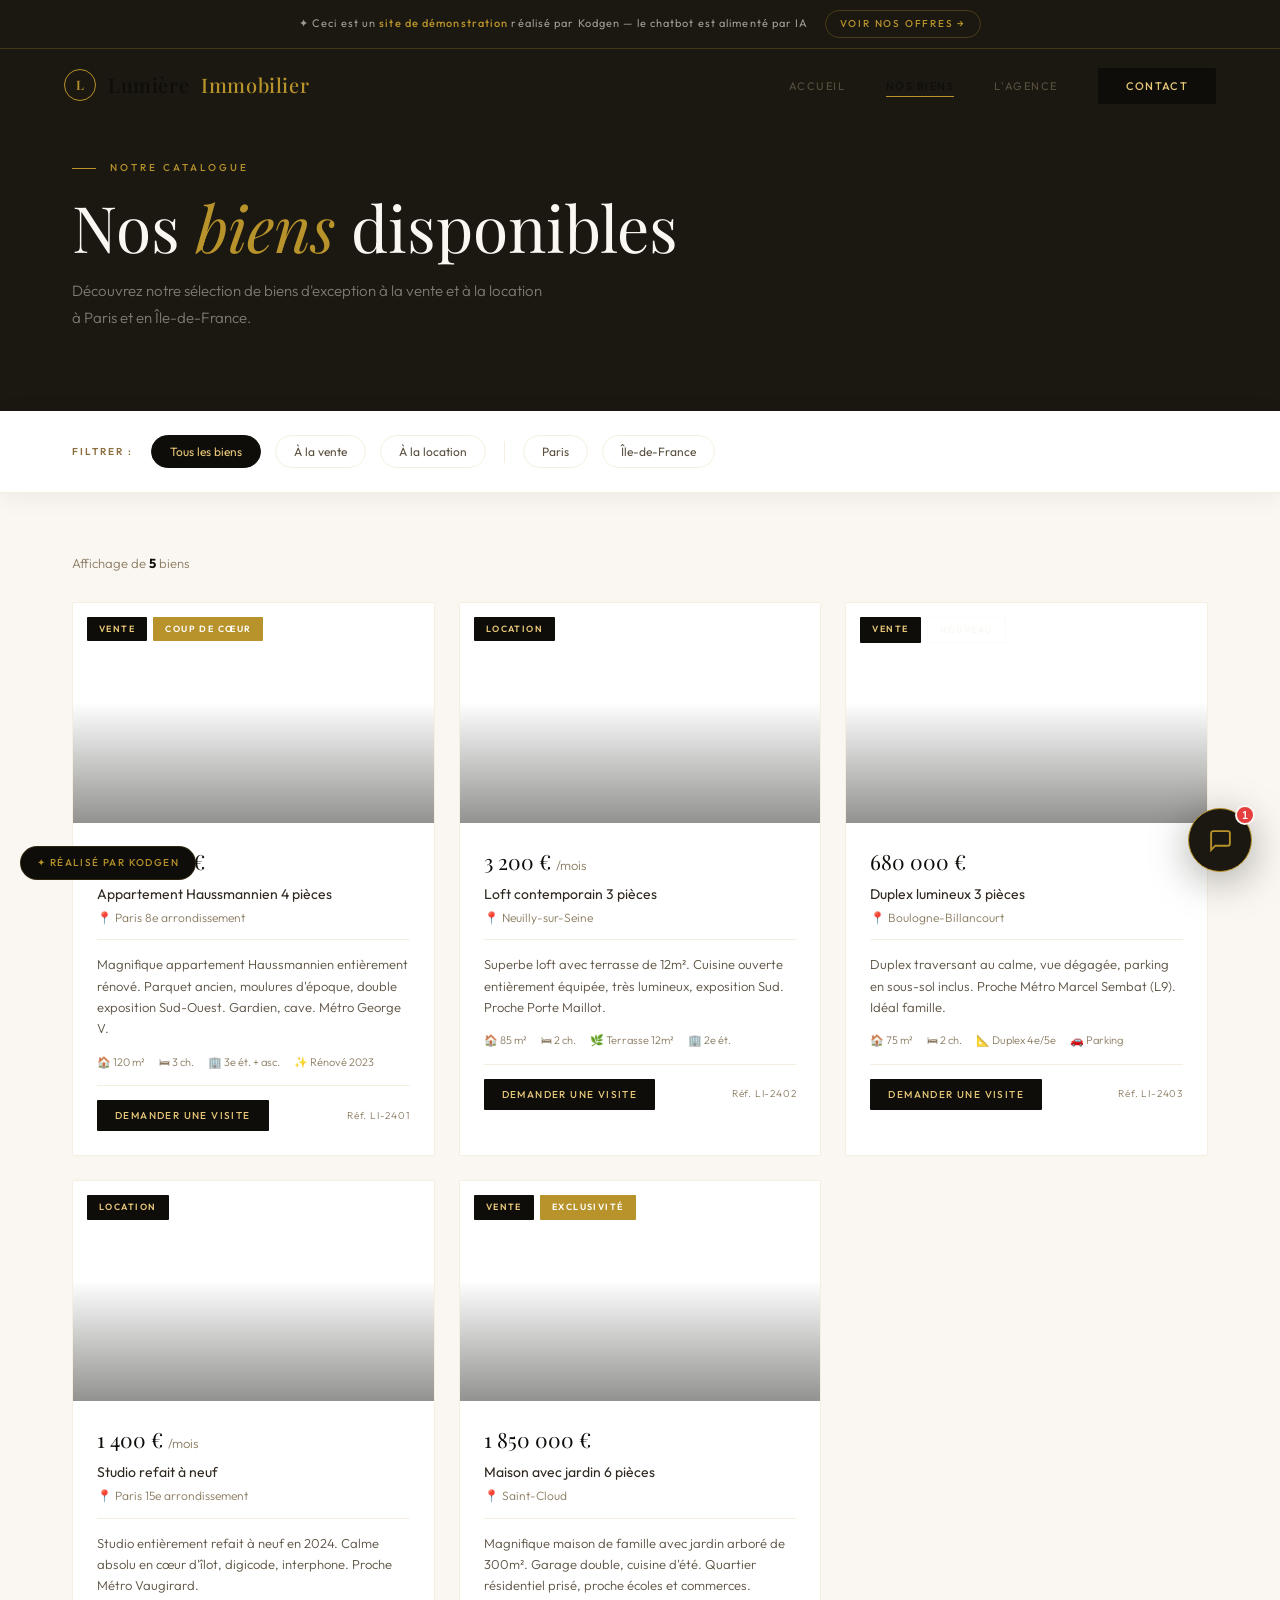
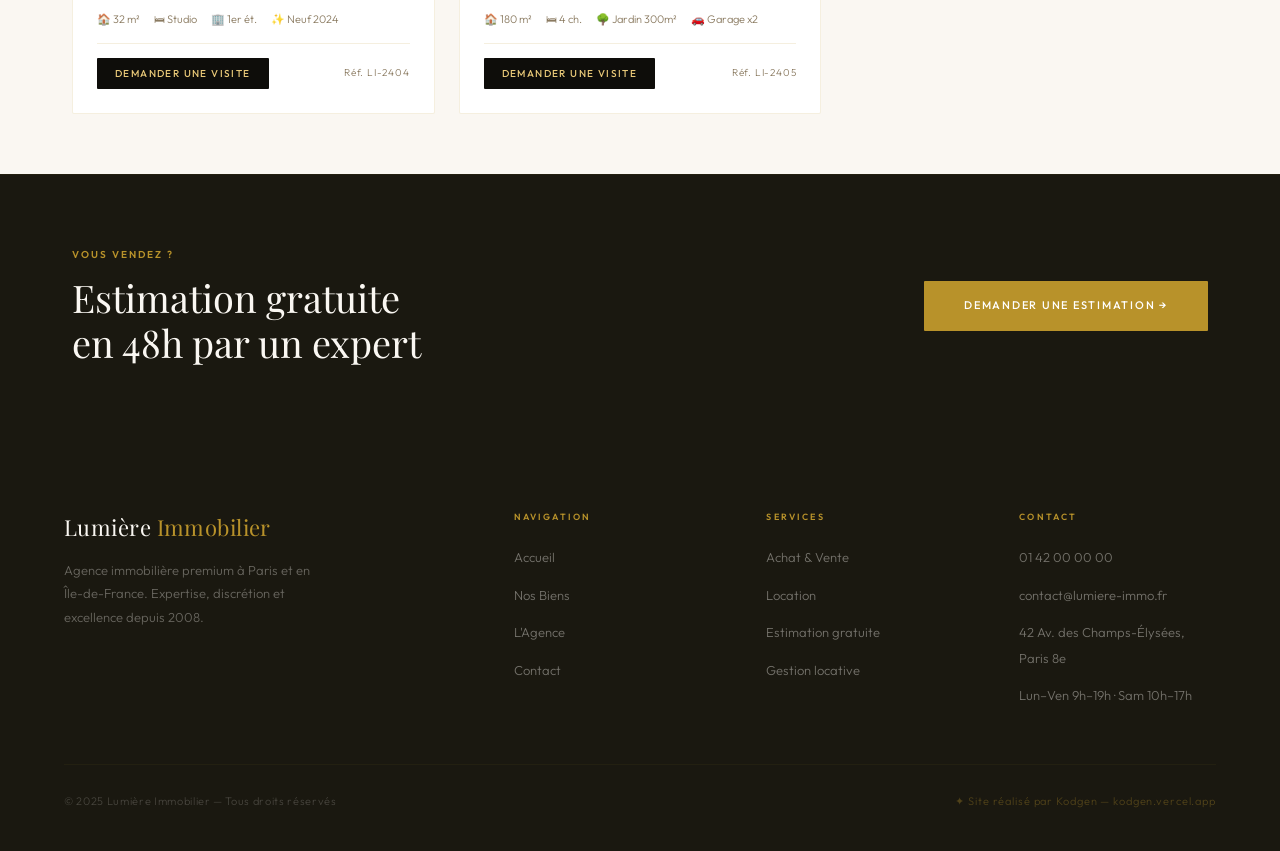
<file: biens.html>
<!DOCTYPE html>
<html lang="fr">
<head>
<meta charset="UTF-8"><meta name="viewport" content="width=device-width, initial-scale=1.0">
<title>Nos Biens — Lumière Immobilier</title>
<link rel="icon" type="image/svg+xml" href="data:image/svg+xml,<svg xmlns='http://www.w3.org/2000/svg' viewBox='0 0 32 32'><rect width='32' height='32' rx='6' fill='%230e0d0a'/><text x='50%25' y='54%25' dominant-baseline='central' text-anchor='middle' font-family='Georgia,serif' font-weight='700' font-size='20' fill='%23b8922a'>L</text></svg>">
<link rel="stylesheet" href="style.css">
<style>
.page-hero{background:var(--dark2);padding:160px 72px 80px;position:relative;overflow:hidden;}
.page-hero::before{content:'';position:absolute;inset:0;background:url('https://images.unsplash.com/photo-1486325212027-8081e485255e?w=1600&q=70') center/cover no-repeat;opacity:0.06;}
.page-hero-content{position:relative;z-index:1;}
.page-hero h1{font-family:'Playfair Display',serif;font-size:clamp(40px,5vw,68px);font-weight:400;color:var(--cream);margin-bottom:16px;line-height:1.08;}
.page-hero h1 em{color:var(--gold);font-style:italic;}
.page-hero-sub{font-size:15px;color:rgba(250,247,242,0.45);max-width:480px;line-height:1.8;}

.filters-bar{background:var(--white);padding:24px 72px;border-bottom:1px solid var(--border);display:flex;align-items:center;gap:14px;flex-wrap:wrap;position:sticky;top:70px;z-index:50;box-shadow:0 4px 24px rgba(14,13,10,0.06);}
.filter-label{font-size:10px;font-weight:600;letter-spacing:0.2em;text-transform:uppercase;color:var(--warm);margin-right:4px;}
.filter-btn{background:none;border:1px solid var(--border);color:var(--text2);font-family:'Outfit',sans-serif;font-size:12px;font-weight:400;padding:8px 18px;border-radius:100px;cursor:pointer;transition:all 0.22s;white-space:nowrap;}
.filter-btn:hover{border-color:var(--gold);color:var(--gold);}
.filter-btn.active{background:var(--dark);border-color:var(--dark);color:var(--gold3);}
.filter-sep{width:1px;height:22px;background:var(--border);margin:0 4px;}

.biens-section{padding:60px 72px;}
.biens-count{font-size:13px;color:var(--text3);margin-bottom:28px;} .biens-count strong{color:var(--dark);}
.biens-grid{display:grid;grid-template-columns:repeat(3,1fr);gap:24px;}

.bien-card{background:var(--white);border-radius:2px;overflow:hidden;cursor:pointer;border:1px solid var(--border);transition:transform 0.4s cubic-bezier(0.4,0,0.2,1),box-shadow 0.4s,border-color 0.3s;}
.bien-card:hover{transform:translateY(-5px);box-shadow:var(--shadow);border-color:transparent;}
.bien-card.hidden{display:none;}
.bien-img{height:220px;position:relative;overflow:hidden;}
.bien-img-bg{width:100%;height:100%;background-size:cover;background-position:center;transition:transform 0.55s cubic-bezier(0.4,0,0.2,1);}
.bien-card:hover .bien-img-bg{transform:scale(1.07);}
.bien-img-overlay{position:absolute;inset:0;background:linear-gradient(to top,rgba(14,13,10,0.45) 0%,transparent 55%);}
.bien-badges{position:absolute;top:14px;left:14px;display:flex;gap:6px;}
.tag{display:inline-block;font-size:9px;font-weight:600;letter-spacing:0.16em;text-transform:uppercase;padding:5px 12px;border-radius:1px;}
.tag-dark{background:var(--dark);color:var(--gold3);}
.tag-gold{background:var(--gold);color:var(--white);}
.tag-outline{border:1px solid rgba(250,247,242,0.45);color:rgba(250,247,242,0.9);background:none;}

.bien-body{padding:22px 24px 24px;}
.bien-price{font-family:'Playfair Display',serif;font-size:21px;font-weight:400;color:var(--dark);margin-bottom:4px;}
.bien-title{font-size:14px;font-weight:400;color:var(--text);margin-bottom:3px;}
.bien-loc{font-size:12px;color:var(--text3);margin-bottom:12px;}
.bien-desc{font-size:13px;color:var(--text2);line-height:1.65;margin-bottom:14px;padding-top:14px;border-top:1px solid var(--border);}
.bien-specs{display:flex;gap:14px;flex-wrap:wrap;}
.spec{font-size:11px;color:var(--text3);}
.bien-cta-row{display:flex;justify-content:space-between;align-items:center;margin-top:14px;padding-top:14px;border-top:1px solid var(--border);}
.bien-cta-btn{background:var(--dark);color:var(--gold3);font-family:'Outfit',sans-serif;font-size:10px;font-weight:500;letter-spacing:0.14em;text-transform:uppercase;padding:9px 18px;border-radius:1px;border:none;cursor:pointer;transition:background 0.2s;}
.bien-cta-btn:hover{background:var(--dark2);}
.bien-ref{font-size:10px;color:var(--text3);letter-spacing:0.08em;}

.estimation-cta{background:var(--dark2);padding:72px;display:flex;align-items:center;justify-content:space-between;gap:40px;flex-wrap:wrap;border-top:1px solid rgba(184,146,42,0.06);}
.estimation-cta-label{font-size:10px;font-weight:600;letter-spacing:0.2em;text-transform:uppercase;color:var(--gold);margin-bottom:12px;}
.estimation-cta-title{font-family:'Playfair Display',serif;font-size:clamp(24px,3vw,38px);font-weight:300;color:var(--cream);line-height:1.2;}

#modal{display:none;position:fixed;inset:0;z-index:600;background:rgba(14,13,10,0.75);backdrop-filter:blur(8px);align-items:center;justify-content:center;padding:24px;}
#modal.open{display:flex;}
.modal-box{background:var(--cream);border-radius:4px;padding:52px;max-width:500px;width:100%;position:relative;box-shadow:0 48px 100px rgba(14,13,10,0.35);animation:mIn 0.3s ease;}
@keyframes mIn{from{opacity:0;transform:translateY(20px);}to{opacity:1;transform:translateY(0);}}
.modal-close{position:absolute;top:20px;right:20px;background:none;border:none;font-size:22px;cursor:pointer;color:var(--text3);}
.modal-eyebrow{font-size:9px;font-weight:600;letter-spacing:0.22em;text-transform:uppercase;color:var(--gold);margin-bottom:12px;}
.modal-title{font-family:'Playfair Display',serif;font-size:26px;font-weight:400;color:var(--dark);margin-bottom:28px;}
.mform{display:flex;flex-direction:column;gap:14px;}
.mfg{display:flex;flex-direction:column;gap:6px;}
.mfg label{font-size:10px;font-weight:600;letter-spacing:0.15em;text-transform:uppercase;color:var(--warm);}
.mfg input,.mfg select{background:var(--cream2);border:1px solid var(--border);border-radius:1px;padding:12px 16px;font-family:'Outfit',sans-serif;font-size:14px;color:var(--text);outline:none;transition:border-color 0.2s;}
.mfg input:focus,.mfg select:focus{border-color:var(--gold);}
.modal-submit{background:var(--dark);color:var(--gold3);border:none;padding:14px 32px;font-family:'Outfit',sans-serif;font-size:11px;font-weight:500;letter-spacing:0.16em;text-transform:uppercase;cursor:pointer;border-radius:1px;transition:background 0.2s;margin-top:4px;align-self:flex-start;}
.modal-submit:hover{background:var(--dark2);}

@media(max-width:900px){.page-hero{padding:130px 28px 60px;}.filters-bar{padding:18px 28px;}.biens-section{padding:48px 28px;}.biens-grid{grid-template-columns:1fr;}.estimation-cta{padding:56px 28px;}}
</style>
</head>
<body>
<div id="nav-placeholder"></div>

<div class="page-hero">
  <div class="page-hero-content">
    <div class="eyebrow fade" style="color:var(--gold)">Notre catalogue</div>
    <h1 class="fade">Nos <em>biens</em> disponibles</h1>
    <p class="page-hero-sub fade">Découvrez notre sélection de biens d'exception à la vente et à la location à Paris et en Île-de-France.</p>
  </div>
</div>

<div class="filters-bar">
  <span class="filter-label">Filtrer :</span>
  <button class="filter-btn active" data-filter="all">Tous les biens</button>
  <button class="filter-btn" data-filter="vente">À la vente</button>
  <button class="filter-btn" data-filter="location">À la location</button>
  <div class="filter-sep"></div>
  <button class="filter-btn" data-filter="paris">Paris</button>
  <button class="filter-btn" data-filter="idf">Île-de-France</button>
</div>

<div class="biens-section">
  <div class="biens-count">Affichage de <strong id="count">5</strong> biens</div>
  <div class="biens-grid" id="biens-grid">

    <div class="bien-card fade" data-statut="vente" data-zone="paris">
      <div class="bien-img"><div class="bien-img-bg" style="background-image:url('https://images.unsplash.com/photo-1600596542815-ffad4c1539a9?w=800&q=80')"></div><div class="bien-img-overlay"></div><div class="bien-badges"><span class="tag tag-dark">Vente</span><span class="tag tag-gold">Coup de cœur</span></div></div>
      <div class="bien-body">
        <div class="bien-price">1 290 000 €</div>
        <div class="bien-title">Appartement Haussmannien 4 pièces</div>
        <div class="bien-loc">📍 Paris 8e arrondissement</div>
        <div class="bien-desc">Magnifique appartement Haussmannien entièrement rénové. Parquet ancien, moulures d'époque, double exposition Sud-Ouest. Gardien, cave. Métro George V.</div>
        <div class="bien-specs"><span class="spec">🏠 120 m²</span><span class="spec">🛏 3 ch.</span><span class="spec">🏢 3e ét. + asc.</span><span class="spec">✨ Rénové 2023</span></div>
        <div class="bien-cta-row"><button class="bien-cta-btn" onclick="openModal('Appartement Haussmannien — Paris 8e')">Demander une visite</button><span class="bien-ref">Réf. LI-2401</span></div>
      </div>
    </div>

    <div class="bien-card fade fade-d1" data-statut="location" data-zone="idf">
      <div class="bien-img"><div class="bien-img-bg" style="background-image:url('https://images.unsplash.com/photo-1560448204-e02f11c3d0e2?w=800&q=80')"></div><div class="bien-img-overlay"></div><div class="bien-badges"><span class="tag tag-dark">Location</span></div></div>
      <div class="bien-body">
        <div class="bien-price">3 200 € <span style="font-family:'Outfit';font-size:13px;font-weight:300;color:var(--text3)">/mois</span></div>
        <div class="bien-title">Loft contemporain 3 pièces</div>
        <div class="bien-loc">📍 Neuilly-sur-Seine</div>
        <div class="bien-desc">Superbe loft avec terrasse de 12m². Cuisine ouverte entièrement équipée, très lumineux, exposition Sud. Proche Porte Maillot.</div>
        <div class="bien-specs"><span class="spec">🏠 85 m²</span><span class="spec">🛏 2 ch.</span><span class="spec">🌿 Terrasse 12m²</span><span class="spec">🏢 2e ét.</span></div>
        <div class="bien-cta-row"><button class="bien-cta-btn" onclick="openModal('Loft contemporain — Neuilly-sur-Seine')">Demander une visite</button><span class="bien-ref">Réf. LI-2402</span></div>
      </div>
    </div>

    <div class="bien-card fade fade-d2" data-statut="vente" data-zone="idf">
      <div class="bien-img"><div class="bien-img-bg" style="background-image:url('https://images.unsplash.com/photo-1502672260266-1c1ef2d93688?w=800&q=80')"></div><div class="bien-img-overlay"></div><div class="bien-badges"><span class="tag tag-dark">Vente</span><span class="tag tag-outline">Nouveau</span></div></div>
      <div class="bien-body">
        <div class="bien-price">680 000 €</div>
        <div class="bien-title">Duplex lumineux 3 pièces</div>
        <div class="bien-loc">📍 Boulogne-Billancourt</div>
        <div class="bien-desc">Duplex traversant au calme, vue dégagée, parking en sous-sol inclus. Proche Métro Marcel Sembat (L9). Idéal famille.</div>
        <div class="bien-specs"><span class="spec">🏠 75 m²</span><span class="spec">🛏 2 ch.</span><span class="spec">📐 Duplex 4e/5e</span><span class="spec">🚗 Parking</span></div>
        <div class="bien-cta-row"><button class="bien-cta-btn" onclick="openModal('Duplex — Boulogne-Billancourt')">Demander une visite</button><span class="bien-ref">Réf. LI-2403</span></div>
      </div>
    </div>

    <div class="bien-card fade fade-d1" data-statut="location" data-zone="paris">
      <div class="bien-img"><div class="bien-img-bg" style="background-image:url('https://images.unsplash.com/photo-1512917774080-9991f1c4c750?w=800&q=80')"></div><div class="bien-img-overlay"></div><div class="bien-badges"><span class="tag tag-dark">Location</span></div></div>
      <div class="bien-body">
        <div class="bien-price">1 400 € <span style="font-family:'Outfit';font-size:13px;font-weight:300;color:var(--text3)">/mois</span></div>
        <div class="bien-title">Studio refait à neuf</div>
        <div class="bien-loc">📍 Paris 15e arrondissement</div>
        <div class="bien-desc">Studio entièrement refait à neuf en 2024. Calme absolu en cœur d'îlot, digicode, interphone. Proche Métro Vaugirard.</div>
        <div class="bien-specs"><span class="spec">🏠 32 m²</span><span class="spec">🛏 Studio</span><span class="spec">🏢 1er ét.</span><span class="spec">✨ Neuf 2024</span></div>
        <div class="bien-cta-row"><button class="bien-cta-btn" onclick="openModal('Studio — Paris 15e')">Demander une visite</button><span class="bien-ref">Réf. LI-2404</span></div>
      </div>
    </div>

    <div class="bien-card fade fade-d2" data-statut="vente" data-zone="idf">
      <div class="bien-img"><div class="bien-img-bg" style="background-image:url('https://images.unsplash.com/photo-1564013799919-ab600027ffc6?w=800&q=80')"></div><div class="bien-img-overlay"></div><div class="bien-badges"><span class="tag tag-dark">Vente</span><span class="tag tag-gold">Exclusivité</span></div></div>
      <div class="bien-body">
        <div class="bien-price">1 850 000 €</div>
        <div class="bien-title">Maison avec jardin 6 pièces</div>
        <div class="bien-loc">📍 Saint-Cloud</div>
        <div class="bien-desc">Magnifique maison de famille avec jardin arboré de 300m². Garage double, cuisine d'été. Quartier résidentiel prisé, proche écoles et commerces.</div>
        <div class="bien-specs"><span class="spec">🏠 180 m²</span><span class="spec">🛏 4 ch.</span><span class="spec">🌳 Jardin 300m²</span><span class="spec">🚗 Garage x2</span></div>
        <div class="bien-cta-row"><button class="bien-cta-btn" onclick="openModal('Maison — Saint-Cloud')">Demander une visite</button><span class="bien-ref">Réf. LI-2405</span></div>
      </div>
    </div>

  </div>
</div>

<div class="estimation-cta fade">
  <div>
    <div class="estimation-cta-label">Vous vendez ?</div>
    <div class="estimation-cta-title">Estimation gratuite<br>en 48h par un expert</div>
  </div>
  <a href="contact.html" class="btn btn-gold">Demander une estimation →</a>
</div>

<div id="modal">
  <div class="modal-box">
    <button class="modal-close" onclick="closeModal()">×</button>
    <div class="modal-eyebrow">Demande de visite</div>
    <div class="modal-title" id="modal-bien-name">Organisons une visite</div>
    <div class="mform">
      <div class="mfg"><label>Prénom & Nom</label><input type="text" placeholder="Jean Dupont"></div>
      <div class="mfg"><label>Téléphone</label><input type="tel" placeholder="06 00 00 00 00"></div>
      <div class="mfg"><label>Disponibilités</label><input type="text" placeholder="Ex : Mardi ou jeudi matin"></div>
      <button class="modal-submit" onclick="closeModal()">Confirmer ma demande →</button>
    </div>
  </div>
</div>

<div id="footer-placeholder"></div>
<div id="chat-placeholder"></div>
<script src="shared.js"></script>
<script src="chat.js"></script>
<script>
  // Filters
  document.querySelectorAll('.filter-btn').forEach(btn => {
    btn.addEventListener('click', () => {
      document.querySelectorAll('.filter-btn').forEach(b => b.classList.remove('active'));
      btn.classList.add('active');
      const f = btn.dataset.filter;
      let n = 0;
      document.querySelectorAll('.bien-card').forEach(c => {
        const show = f==='all'||c.dataset.statut===f||c.dataset.zone===f;
        c.classList.toggle('hidden',!show);
        if(show)n++;
      });
      document.getElementById('count').textContent = n;
    });
  });
  // Modal
  const modal = document.getElementById('modal');
  function openModal(name){document.getElementById('modal-bien-name').textContent=name||'Organisons une visite';modal.classList.add('open');}
  function closeModal(){modal.classList.remove('open');}
  modal.addEventListener('click',e=>{if(e.target===modal)closeModal();});
  document.addEventListener('keydown',e=>{if(e.key==='Escape')closeModal();});
</script>
</body>
</html>
</file>
<file: style.css>
@import url('https://fonts.googleapis.com/css2?family=Playfair+Display:ital,wght@0,400;0,500;0,600;0,700;1,400;1,500;1,600&family=Outfit:wght@200;300;400;500;600&display=swap');

:root {
  --cream:#faf7f2;--cream2:#f2ede3;--cream3:#e8e0d0;
  --dark:#0e0d0a;--dark2:#1a1810;--dark3:#2a2620;
  --gold:#b8922a;--gold2:#d4a843;--gold3:#e8c878;--gold-pale:#f5edd8;
  --warm:#8b6f3e;--text:#2e2820;--text2:#5a5040;--text3:#8a7a60;
  --border:rgba(184,146,42,0.15);--border2:rgba(184,146,42,0.08);
  --white:#ffffff;
  --shadow:0 32px 80px rgba(14,13,10,0.12);
  --shadow2:0 8px 32px rgba(14,13,10,0.08);
}

*,*::before,*::after{margin:0;padding:0;box-sizing:border-box;}
html{scroll-behavior:smooth;font-size:16px;}
::-webkit-scrollbar{width:4px;}
::-webkit-scrollbar-track{background:var(--cream);}
::-webkit-scrollbar-thumb{background:var(--gold);border-radius:2px;}
::selection{background:var(--gold);color:var(--white);}

body{
  background:var(--cream);color:var(--text);
  font-family:'Outfit',sans-serif;font-weight:300;
  line-height:1.6;overflow-x:hidden;
  -webkit-font-smoothing:antialiased;
}

/* ── SCROLL PROGRESS ── */
#scroll-progress{
  position:fixed;top:0;left:0;height:2px;width:0%;
  background:linear-gradient(90deg,var(--gold),var(--gold3));
  z-index:1000;transition:width 0.1s;
}

/* ── PRELOADER ── */
#preloader{
  position:fixed;inset:0;z-index:9999;background:var(--dark);
  display:flex;flex-direction:column;align-items:center;justify-content:center;gap:32px;
  transition:opacity 0.6s,visibility 0.6s;
}
#preloader.done{opacity:0;visibility:hidden;}
.preloader-logo{
  font-family:'Playfair Display',serif;font-size:48px;font-weight:400;
  color:var(--gold);letter-spacing:0.1em;
  animation:preloaderPulse 1.5s ease-in-out infinite;
}
@keyframes preloaderPulse{0%,100%{opacity:0.4;}50%{opacity:1;}}
.preloader-bar{width:200px;height:1px;background:rgba(184,146,42,0.2);border-radius:1px;overflow:hidden;}
.preloader-bar-inner{height:100%;background:var(--gold);width:0%;transition:width 0.3s ease;}
.preloader-text{font-size:10px;letter-spacing:0.3em;text-transform:uppercase;color:rgba(184,146,42,0.5);}

/* ── NAV ── */
nav{
  position:fixed;top:0;left:0;right:0;z-index:200;
  padding:28px 64px;
  display:flex;justify-content:space-between;align-items:center;
  transition:all 0.5s cubic-bezier(0.4,0,0.2,1);
}
nav.scrolled{
  background:rgba(250,247,242,0.96);
  backdrop-filter:blur(24px);-webkit-backdrop-filter:blur(24px);
  padding:16px 64px;
  box-shadow:0 1px 0 var(--border);
}
.nav-logo{
  font-family:'Playfair Display',serif;font-size:20px;font-weight:500;
  color:var(--dark);text-decoration:none;
  display:flex;align-items:center;gap:12px;letter-spacing:0.03em;
}
.nav-logo-emblem{
  width:32px;height:32px;border:1.5px solid var(--gold);border-radius:50%;
  display:flex;align-items:center;justify-content:center;
  font-size:13px;color:var(--gold);font-weight:600;
  transition:all 0.3s;
}
.nav-logo:hover .nav-logo-emblem{background:var(--gold);color:var(--white);}
.nav-links{display:flex;align-items:center;gap:40px;list-style:none;}
.nav-links a{
  font-size:11px;font-weight:400;letter-spacing:0.14em;text-transform:uppercase;
  color:var(--text2);text-decoration:none;transition:color 0.25s;position:relative;
}
.nav-links a::after{
  content:'';position:absolute;bottom:-4px;left:0;right:0;height:1px;
  background:var(--gold);transform:scaleX(0);transition:transform 0.3s;transform-origin:left;
}
.nav-links a:hover{color:var(--gold);}
.nav-links a:hover::after,.nav-links a.active::after{transform:scaleX(1);}
.nav-links a.active{color:var(--dark);}
.nav-cta{
  background:var(--dark)!important;color:var(--gold3)!important;
  padding:11px 28px!important;border-radius:1px!important;
  letter-spacing:0.12em!important;font-weight:500!important;
  transition:all 0.25s!important;
}
.nav-cta:hover{background:var(--dark2)!important;transform:translateY(-1px);box-shadow:0 4px 20px rgba(14,13,10,0.2)!important;}
.nav-cta::after{display:none!important;}
.nav-hamburger{display:none;flex-direction:column;gap:5px;cursor:pointer;background:none;border:none;padding:4px;}
.nav-hamburger span{display:block;width:22px;height:1.5px;background:var(--dark);transition:all 0.3s;}
.nav-hamburger.active span:nth-child(1){transform:rotate(45deg) translate(5px,5px);}
.nav-hamburger.active span:nth-child(2){opacity:0;}
.nav-hamburger.active span:nth-child(3){transform:rotate(-45deg) translate(5px,-5px);}
.mobile-menu{
  display:none;position:fixed;inset:0;z-index:150;
  background:var(--dark);padding:100px 48px 48px;
  flex-direction:column;gap:0;
  transform:translateX(100%);transition:transform 0.45s cubic-bezier(0.4,0,0.2,1);
}
.mobile-menu.open{transform:translateX(0);}
.mobile-menu a{
  font-family:'Playfair Display',serif;font-size:32px;font-weight:400;
  color:var(--cream);text-decoration:none;
  padding:20px 0;border-bottom:1px solid rgba(184,146,42,0.1);
  transition:color 0.2s;display:block;
}
.mobile-menu a:hover{color:var(--gold);}

/* ── SECTIONS ── */
.section{padding:100px 64px;}
.section-sm{padding:64px 64px;}

.eyebrow{
  font-size:10px;font-weight:500;letter-spacing:0.3em;text-transform:uppercase;
  color:var(--gold);margin-bottom:16px;
  display:flex;align-items:center;gap:14px;
}
.eyebrow::before{content:'';width:24px;height:1px;background:var(--gold);display:block;flex-shrink:0;}

.section-title{
  font-family:'Playfair Display',serif;
  font-size:clamp(32px,4vw,56px);font-weight:400;
  line-height:1.1;letter-spacing:-0.01em;color:var(--dark);
  margin-bottom:16px;
}
.section-title em{font-style:italic;color:var(--gold);}
.section-sub{font-size:15px;color:var(--text2);line-height:1.85;max-width:480px;margin-bottom:56px;font-weight:300;}

/* ── BUTTONS ── */
.btn{
  display:inline-flex;align-items:center;gap:10px;
  font-family:'Outfit',sans-serif;font-size:11px;font-weight:500;
  letter-spacing:0.16em;text-transform:uppercase;
  text-decoration:none;border:none;cursor:pointer;
  transition:all 0.28s;border-radius:1px;
}
.btn-dark{background:var(--dark);color:var(--gold3);padding:16px 40px;box-shadow:0 4px 20px rgba(14,13,10,0.2);}
.btn-dark:hover{background:var(--dark2);transform:translateY(-2px);box-shadow:0 8px 32px rgba(14,13,10,0.25);}
.btn-gold{background:var(--gold);color:var(--white);padding:16px 40px;}
.btn-gold:hover{background:var(--gold2);transform:translateY(-2px);}
.btn-outline{background:transparent;color:var(--text2);padding:15px 36px;border:1px solid var(--border);}
.btn-outline:hover{border-color:var(--gold);color:var(--gold);}
.btn-ghost{
  background:none;border:none;color:var(--text2);
  font-size:13px;letter-spacing:0.06em;text-transform:none;
  text-decoration:none;cursor:pointer;
  display:inline-flex;align-items:center;gap:8px;
  transition:color 0.2s;padding:0;
}
.btn-ghost:hover{color:var(--gold);}

/* ── FADE ANIMATIONS ── */
.fade{opacity:0;transform:translateY(32px);transition:opacity 0.8s cubic-bezier(0.4,0,0.2,1),transform 0.8s cubic-bezier(0.4,0,0.2,1);}
.fade.visible{opacity:1;transform:translateY(0);}
.fade-d1{transition-delay:0.1s;}
.fade-d2{transition-delay:0.2s;}
.fade-d3{transition-delay:0.3s;}
.fade-d4{transition-delay:0.4s;}
.fade-left{opacity:0;transform:translateX(-32px);transition:opacity 0.8s cubic-bezier(0.4,0,0.2,1),transform 0.8s cubic-bezier(0.4,0,0.2,1);}
.fade-left.visible{opacity:1;transform:translateX(0);}
.fade-right{opacity:0;transform:translateX(32px);transition:opacity 0.8s cubic-bezier(0.4,0,0.2,1),transform 0.8s cubic-bezier(0.4,0,0.2,1);}
.fade-right.visible{opacity:1;transform:translateX(0);}

/* ── STATS ── */
.stats-row{display:flex;gap:56px;flex-wrap:wrap;padding-top:48px;border-top:1px solid var(--border);margin-top:56px;}
.stat-num{font-family:'Playfair Display',serif;font-size:40px;font-weight:400;color:var(--dark);line-height:1;}
.stat-label{font-size:10px;letter-spacing:0.14em;text-transform:uppercase;color:var(--text3);margin-top:6px;}

/* ── FOOTER ── */
footer{background:var(--dark2);padding:72px 64px 40px;}
.footer-grid{display:grid;grid-template-columns:2fr 1fr 1fr 1fr;gap:56px;margin-bottom:56px;}
.footer-logo{font-family:'Playfair Display',serif;font-size:22px;font-weight:400;color:var(--cream);margin-bottom:14px;letter-spacing:0.02em;}
.footer-logo span{color:var(--gold);}
.footer-desc{font-size:13px;color:rgba(250,247,242,0.35);line-height:1.8;max-width:260px;}
.footer-col-title{font-size:9px;font-weight:600;letter-spacing:0.24em;text-transform:uppercase;color:var(--gold);margin-bottom:20px;}
.footer-links{list-style:none;display:flex;flex-direction:column;gap:12px;}
.footer-links a{font-size:13px;color:rgba(250,247,242,0.4);text-decoration:none;transition:color 0.2s;}
.footer-links a:hover{color:var(--gold3);}
.footer-bottom{border-top:1px solid rgba(184,146,42,0.06);padding-top:28px;display:flex;justify-content:space-between;align-items:center;flex-wrap:wrap;gap:12px;}
.footer-copy{font-size:11px;color:rgba(250,247,242,0.2);letter-spacing:0.06em;}
.footer-kodgen{font-size:11px;color:rgba(184,146,42,0.35);letter-spacing:0.08em;}

/* ── CHATBOT ── */
#chat-trigger{
  position:fixed;bottom:28px;right:28px;z-index:400;
  width:64px;height:64px;border-radius:50%;
  background:var(--dark2);border:1.5px solid var(--gold);
  cursor:pointer;display:flex;align-items:center;justify-content:center;
  box-shadow:0 8px 40px rgba(14,13,10,0.35),0 0 0 0 rgba(184,146,42,0.25);
  transition:all 0.3s;
  animation:chatPulse 3s infinite;
}
@keyframes chatPulse{0%,100%{box-shadow:0 8px 40px rgba(14,13,10,0.35),0 0 0 0 rgba(184,146,42,0.25);}50%{box-shadow:0 8px 40px rgba(14,13,10,0.35),0 0 0 10px rgba(184,146,42,0);}}
#chat-trigger:hover{transform:scale(1.06);background:var(--dark3);}
#chat-trigger svg{width:25px;height:25px;color:var(--gold);}
.chat-notif{position:absolute;top:-4px;right:-4px;width:20px;height:20px;border-radius:50%;background:#e53e3e;color:white;font-size:10px;font-weight:700;display:flex;align-items:center;justify-content:center;border:2px solid var(--cream);}

#chat-panel{
  position:fixed;bottom:108px;right:28px;z-index:400;
  width:390px;height:600px;
  background:var(--cream);border-radius:8px;
  border:1px solid var(--border);
  box-shadow:0 40px 100px rgba(14,13,10,0.25);
  display:flex;flex-direction:column;overflow:hidden;
  transform-origin:bottom right;
  transform:scale(0.88) translateY(20px);
  opacity:0;pointer-events:none;
  transition:all 0.35s cubic-bezier(0.34,1.56,0.64,1);
}
#chat-panel.open{transform:scale(1) translateY(0);opacity:1;pointer-events:auto;}

.chat-head{
  background:linear-gradient(135deg,var(--dark2),var(--dark3));
  padding:18px 20px;display:flex;align-items:center;gap:14px;
  border-bottom:1px solid rgba(184,146,42,0.1);flex-shrink:0;
}
.chat-head-avatar{
  width:42px;height:42px;border-radius:50%;
  background:linear-gradient(135deg,var(--gold),var(--warm));
  display:flex;align-items:center;justify-content:center;
  font-family:'Playfair Display',serif;font-size:18px;color:var(--white);font-weight:400;
  flex-shrink:0;
}
.chat-head-copy{}
.chat-head-name{font-family:'Playfair Display',serif;font-size:16px;font-weight:400;color:var(--cream);}
.chat-head-status{font-size:11px;color:var(--gold);display:flex;align-items:center;gap:6px;margin-top:1px;}
.dot-live{width:6px;height:6px;border-radius:50%;background:#4ade80;animation:blink 2s infinite;flex-shrink:0;}
@keyframes blink{0%,100%{opacity:1;}50%{opacity:0.3;}}
.chat-head-close{margin-left:auto;background:none;border:none;color:rgba(250,247,242,0.3);cursor:pointer;font-size:22px;line-height:1;transition:color 0.2s;padding:2px 6px;}
.chat-head-close:hover{color:var(--cream);}

.chat-body{flex:1;overflow-y:auto;padding:18px;display:flex;flex-direction:column;gap:10px;scroll-behavior:smooth;}
.chat-body::-webkit-scrollbar{width:3px;}
.chat-body::-webkit-scrollbar-thumb{background:var(--border);border-radius:2px;}

.chat-date-sep{text-align:center;font-size:10px;letter-spacing:0.12em;text-transform:uppercase;color:var(--text3);opacity:0.5;padding:4px 0;}

.bubble-wrap{display:flex;flex-direction:column;max-width:85%;animation:bubbleIn 0.28s ease;}
@keyframes bubbleIn{from{opacity:0;transform:translateY(8px);}to{opacity:1;transform:translateY(0);}}
.bubble-wrap.bot{align-self:flex-start;}
.bubble-wrap.user{align-self:flex-end;}
.bubble{padding:12px 16px;border-radius:4px;font-size:13.5px;line-height:1.65;}
.bubble-wrap.bot .bubble{background:var(--white);color:var(--text);border:1px solid var(--border);border-bottom-left-radius:2px;box-shadow:0 2px 8px rgba(14,13,10,0.05);}
.bubble-wrap.user .bubble{background:var(--dark);color:var(--cream);border-bottom-right-radius:2px;}
.bubble strong{font-weight:500;color:var(--gold);}
.bubble-time{font-size:10px;color:var(--text3);opacity:0.5;margin-top:4px;}
.bubble-wrap.user .bubble-time{text-align:right;}

.chips{display:flex;flex-wrap:wrap;gap:6px;margin-top:4px;}
.chip{background:none;border:1px solid var(--border);color:var(--text2);font-family:'Outfit',sans-serif;font-size:11px;font-weight:400;padding:6px 13px;border-radius:100px;cursor:pointer;transition:all 0.2s;white-space:nowrap;}
.chip:hover{border-color:var(--gold);color:var(--gold);background:rgba(184,146,42,0.05);}

.typing-wrap{align-self:flex-start;}
.typing-dots{display:flex;gap:4px;padding:13px 16px;background:var(--white);border:1px solid var(--border);border-radius:4px;border-bottom-left-radius:2px;width:fit-content;}
.typing-dot{width:6px;height:6px;border-radius:50%;background:var(--gold);animation:typingBounce 1.3s infinite;}
.typing-dot:nth-child(2){animation-delay:0.18s;}
.typing-dot:nth-child(3){animation-delay:0.36s;}
@keyframes typingBounce{0%,60%,100%{transform:translateY(0);opacity:0.3;}30%{transform:translateY(-7px);opacity:1;}}

.chat-chips-row{padding:0 16px 10px;display:flex;flex-wrap:wrap;gap:6px;flex-shrink:0;}
.chat-foot{padding:12px 14px;border-top:1px solid var(--border);display:flex;gap:10px;align-items:center;background:var(--cream);flex-shrink:0;}
#chat-in{flex:1;background:var(--white);border:1px solid var(--border);border-radius:100px;padding:10px 18px;font-family:'Outfit',sans-serif;font-size:13px;font-weight:300;color:var(--text);outline:none;transition:border-color 0.2s;}
#chat-in:focus{border-color:var(--gold);}
#chat-in::placeholder{color:var(--text3);opacity:0.5;}
#chat-send-btn{width:38px;height:38px;border-radius:50%;background:var(--dark);border:none;color:var(--gold);cursor:pointer;display:flex;align-items:center;justify-content:center;flex-shrink:0;transition:all 0.2s;}
#chat-send-btn:hover{background:var(--dark2);transform:scale(1.05);}
#chat-send-btn svg{width:16px;height:16px;}
#chat-send-btn:disabled{opacity:0.4;cursor:not-allowed;transform:none;}

/* Chat rich block */
.chat-rich-block{margin-top:4px;}
.chat-rich-title{font-size:10px;font-weight:600;letter-spacing:0.12em;text-transform:uppercase;color:var(--gold);margin-bottom:10px;}
.chat-property-grid{display:flex;flex-direction:column;gap:8px;}
.chat-property-card{background:var(--white);border:1px solid var(--border);border-radius:4px;overflow:hidden;display:flex;gap:0;}
.chat-property-image{width:80px;height:70px;flex-shrink:0;background-size:cover;background-position:center;}
.chat-property-body{padding:8px 12px;flex:1;}
.chat-property-tag{font-size:9px;font-weight:600;letter-spacing:0.12em;text-transform:uppercase;color:var(--gold);}
.chat-property-name{font-family:'Playfair Display',serif;font-size:13px;color:var(--dark);margin:2px 0;}
.chat-property-location{font-size:11px;color:var(--text3);}
.chat-property-price{font-size:12px;font-weight:500;color:var(--dark);margin-top:2px;}

/* ── BACK TO TOP ── */
#btt{position:fixed;bottom:108px;right:28px;z-index:300;width:44px;height:44px;border-radius:50%;background:var(--white);border:1px solid var(--border);color:var(--text2);cursor:pointer;display:flex;align-items:center;justify-content:center;box-shadow:var(--shadow2);opacity:0;transform:translateY(10px);transition:all 0.3s;pointer-events:none;}
#btt.show{opacity:1;transform:translateY(0);pointer-events:auto;}
#btt:hover{border-color:var(--gold);color:var(--gold);}
#btt svg{width:18px;height:18px;}

/* ── KODGEN BADGE ── */
.kodgen-badge{position:fixed;bottom:20px;left:20px;z-index:500;background:var(--dark);color:var(--gold);font-size:10px;font-weight:500;letter-spacing:0.14em;text-transform:uppercase;padding:8px 16px;border-radius:100px;border:1px solid rgba(184,146,42,0.2);text-decoration:none;transition:all 0.2s;white-space:nowrap;}
.kodgen-badge:hover{background:var(--dark2);color:var(--gold3);}

/* ── DEMO BANNER ── */
#demo-banner{position:fixed;top:0;left:0;right:0;z-index:9000;background:var(--dark2);border-bottom:1px solid rgba(184,146,42,0.25);padding:10px 24px;display:flex;align-items:center;justify-content:center;gap:16px;flex-wrap:wrap;}
.demo-banner-text{font-size:11px;font-weight:400;letter-spacing:0.1em;color:rgba(250,247,242,0.6);text-align:center;}
.demo-banner-text strong{color:var(--gold);font-weight:500;}
.demo-banner-link{font-size:10px;font-weight:500;letter-spacing:0.18em;text-transform:uppercase;color:var(--gold);text-decoration:none;border:1px solid rgba(184,146,42,0.3);padding:5px 14px;border-radius:100px;transition:all 0.2s;white-space:nowrap;}
.demo-banner-link:hover{background:rgba(184,146,42,0.1);border-color:var(--gold);}
#demo-banner ~ * nav,#demo-banner + * {margin-top:0;}
body.has-demo-banner #main-nav{top:41px;}
body.has-demo-banner .hero{padding-top:41px;}

/* ── CHAT PROP TAG (overlaid on image) ── */
.chat-prop-tag{position:absolute;top:6px;left:6px;font-size:8px;font-weight:600;letter-spacing:0.12em;text-transform:uppercase;color:var(--dark);background:var(--gold3);padding:3px 8px;border-radius:2px;}
.chat-property-image{position:relative;}
.chat-property-specs{font-size:10px;color:var(--text3);margin-top:2px;}

/* ── RESPONSIVE ── */
@media(max-width:900px){
  nav{padding:18px 24px;}
  nav.scrolled{padding:12px 24px;}
  .nav-links{display:none;}
  .nav-hamburger{display:flex;}
  .mobile-menu{display:flex;}
  .section,.section-sm{padding:60px 24px;}
  footer{padding:56px 24px 32px;}
  .footer-grid{grid-template-columns:1fr 1fr;gap:36px;}
  #chat-panel{width:calc(100vw - 32px);right:16px;}
}
@media(max-width:600px){
  .footer-grid{grid-template-columns:1fr;}
  .stats-row{gap:28px;}
}
</file>
